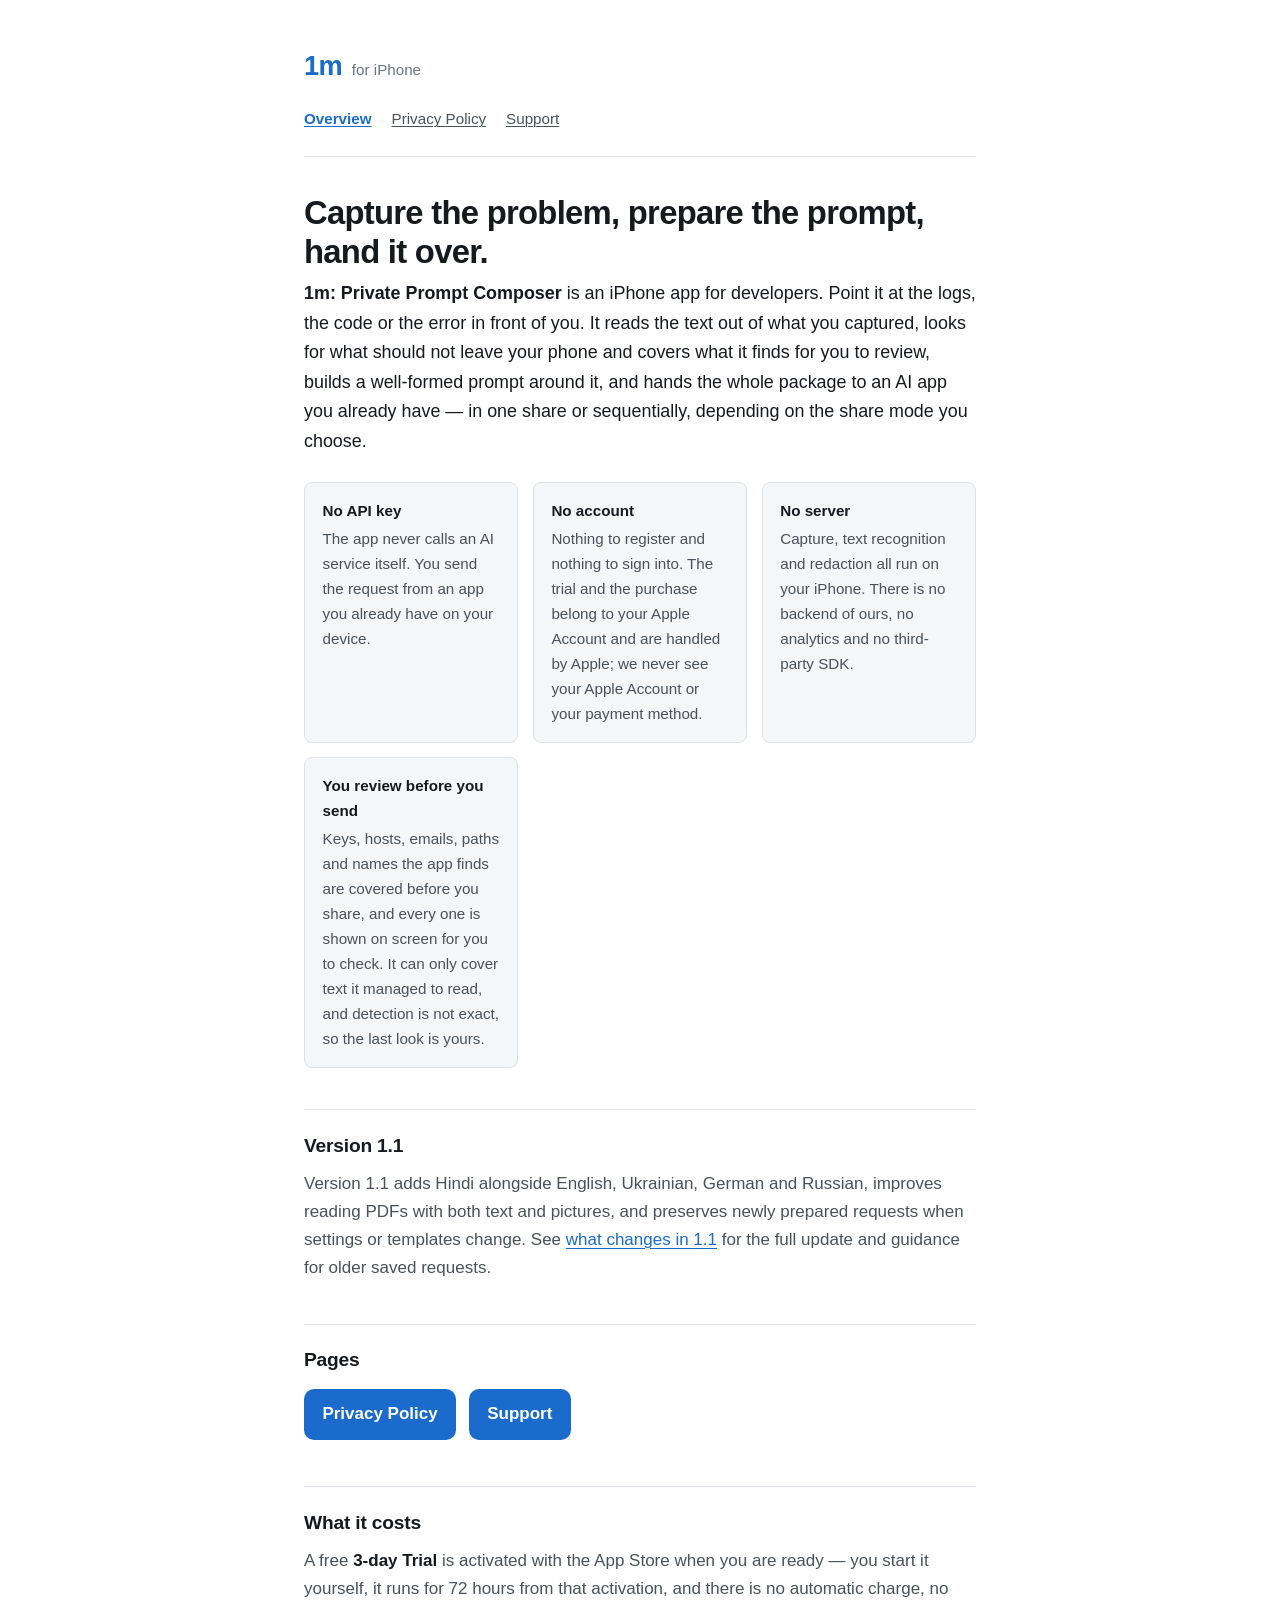
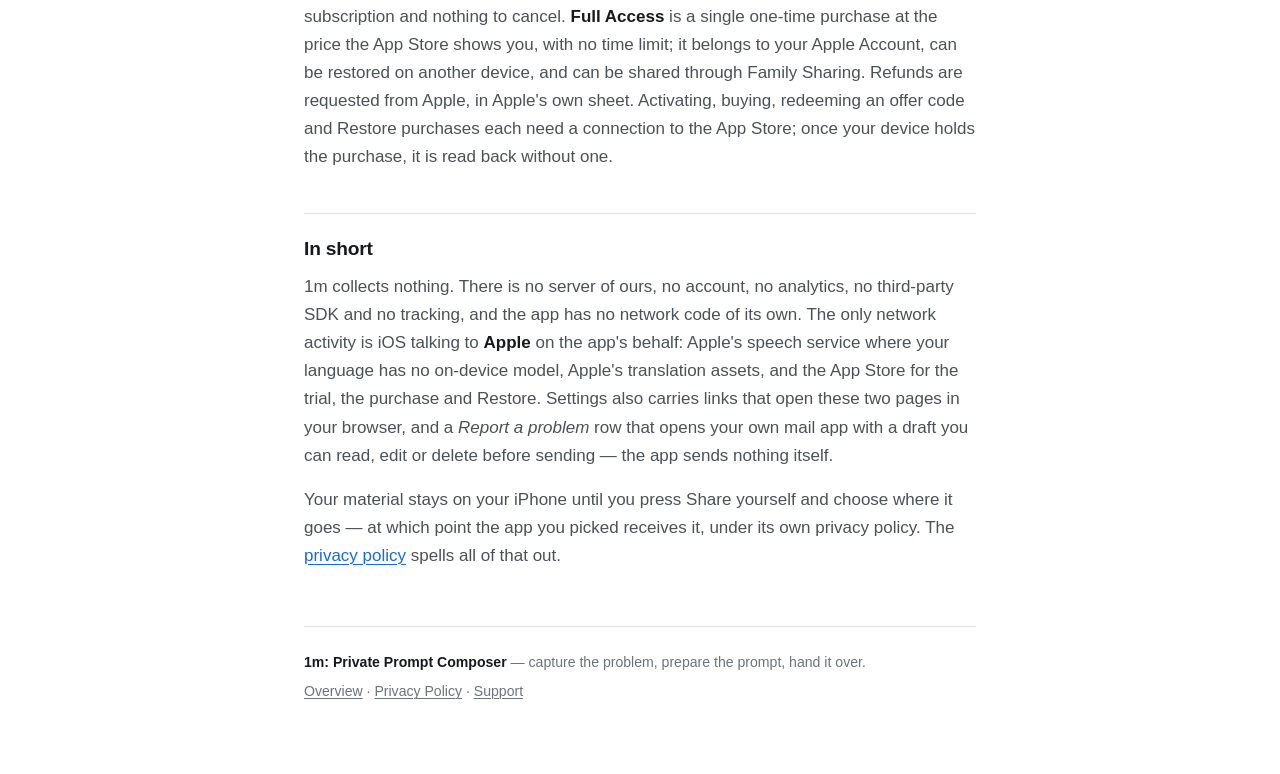
<file: index.html>
<!doctype html>
<html lang="en">
<head>
<meta charset="utf-8">
<meta name="viewport" content="width=device-width, initial-scale=1">
<title>1m: Private Prompt Composer — capture the problem, prepare the prompt</title>
<meta name="description" content="1m: Private Prompt Composer is an iOS app that turns logs and code on your screen into a ready-made prompt for an AI app you already have on your phone. Privacy policy and support.">
<meta name="color-scheme" content="light dark">
<link rel="stylesheet" href="assets/style.css">
</head>
<body>
<div class="wrap">

<header class="site">
  <a class="mark" href="./"><b>1m</b> <span>for iPhone</span></a>
  <nav class="site">
    <a href="./" aria-current="page">Overview</a>
    <a href="privacy/">Privacy Policy</a>
    <a href="support/">Support</a>
  </nav>
</header>

<main>

<h1>Capture the problem, prepare the prompt, hand it over.</h1>
<p class="lede"><strong>1m: Private Prompt Composer</strong> is an iPhone app for developers. Point it at the logs, the code or the error in front of you. It reads the text out of what you captured, looks for what should not leave your phone and covers what it finds for you to review, builds a well-formed prompt around it, and hands the whole package to an AI app you already have — in one share or sequentially, depending on the share mode you choose.</p>

<ul class="grid">
  <li><b>No API key</b>The app never calls an AI service itself. You send the request from an app you already have on your device.</li>
  <li><b>No account</b>Nothing to register and nothing to sign into. The trial and the purchase belong to your Apple Account and are handled by Apple; we never see your Apple Account or your payment method.</li>
  <li><b>No server</b>Capture, text recognition and redaction all run on your iPhone. There is no backend of ours, no analytics and no third-party SDK.</li>
  <li><b>You review before you send</b>Keys, hosts, emails, paths and names the app finds are covered before you share, and every one is shown on screen for you to check. It can only cover text it managed to read, and detection is not exact, so the last look is yours.</li>
</ul>

<h2>Version 1.1</h2>
<p>Version 1.1 adds Hindi alongside English, Ukrainian, German and Russian, improves reading PDFs with both text and pictures, and preserves newly prepared requests when settings or templates change. See <a href="support/#version-1-1">what changes in 1.1</a> for the full update and guidance for older saved requests.</p>

<h2>Pages</h2>
<p>
  <a class="cta" href="privacy/">Privacy Policy</a>
  <a class="cta" href="support/">Support</a>
</p>

<h2>What it costs</h2>
<p>A free <strong>3-day Trial</strong> is activated with the App Store when you are ready — you start it yourself, it runs for 72 hours from that activation, and there is no automatic charge, no subscription and nothing to cancel. <strong>Full Access</strong> is a single one-time purchase at the price the App Store shows you, with no time limit; it belongs to your Apple Account, can be restored on another device, and can be shared through Family Sharing. Refunds are requested from Apple, in Apple's own sheet. Activating, buying, redeeming an offer code and Restore purchases each need a connection to the App Store; once your device holds the purchase, it is read back without one.</p>

<h2>In short</h2>
<p>1m collects nothing. There is no server of ours, no account, no analytics, no third-party SDK and no tracking, and the app has no network code of its own. The only network activity is iOS talking to <strong>Apple</strong> on the app's behalf: Apple's speech service where your language has no on-device model, Apple's translation assets, and the App Store for the trial, the purchase and Restore. Settings also carries links that open these two pages in your browser, and a <em>Report a problem</em> row that opens your own mail app with a draft you can read, edit or delete before sending — the app sends nothing itself.</p>
<p>Your material stays on your iPhone until you press Share yourself and choose where it goes — at which point the app you picked receives it, under its own privacy policy. The <a href="privacy/">privacy policy</a> spells all of that out.</p>

</main>

<footer class="site">
  <p><strong>1m: Private Prompt Composer</strong> — capture the problem, prepare the prompt, hand it over.</p>
  <p><a href="./">Overview</a> · <a href="privacy/">Privacy Policy</a> · <a href="support/">Support</a></p>
</footer>

</div>
</body>
</html>
</file>
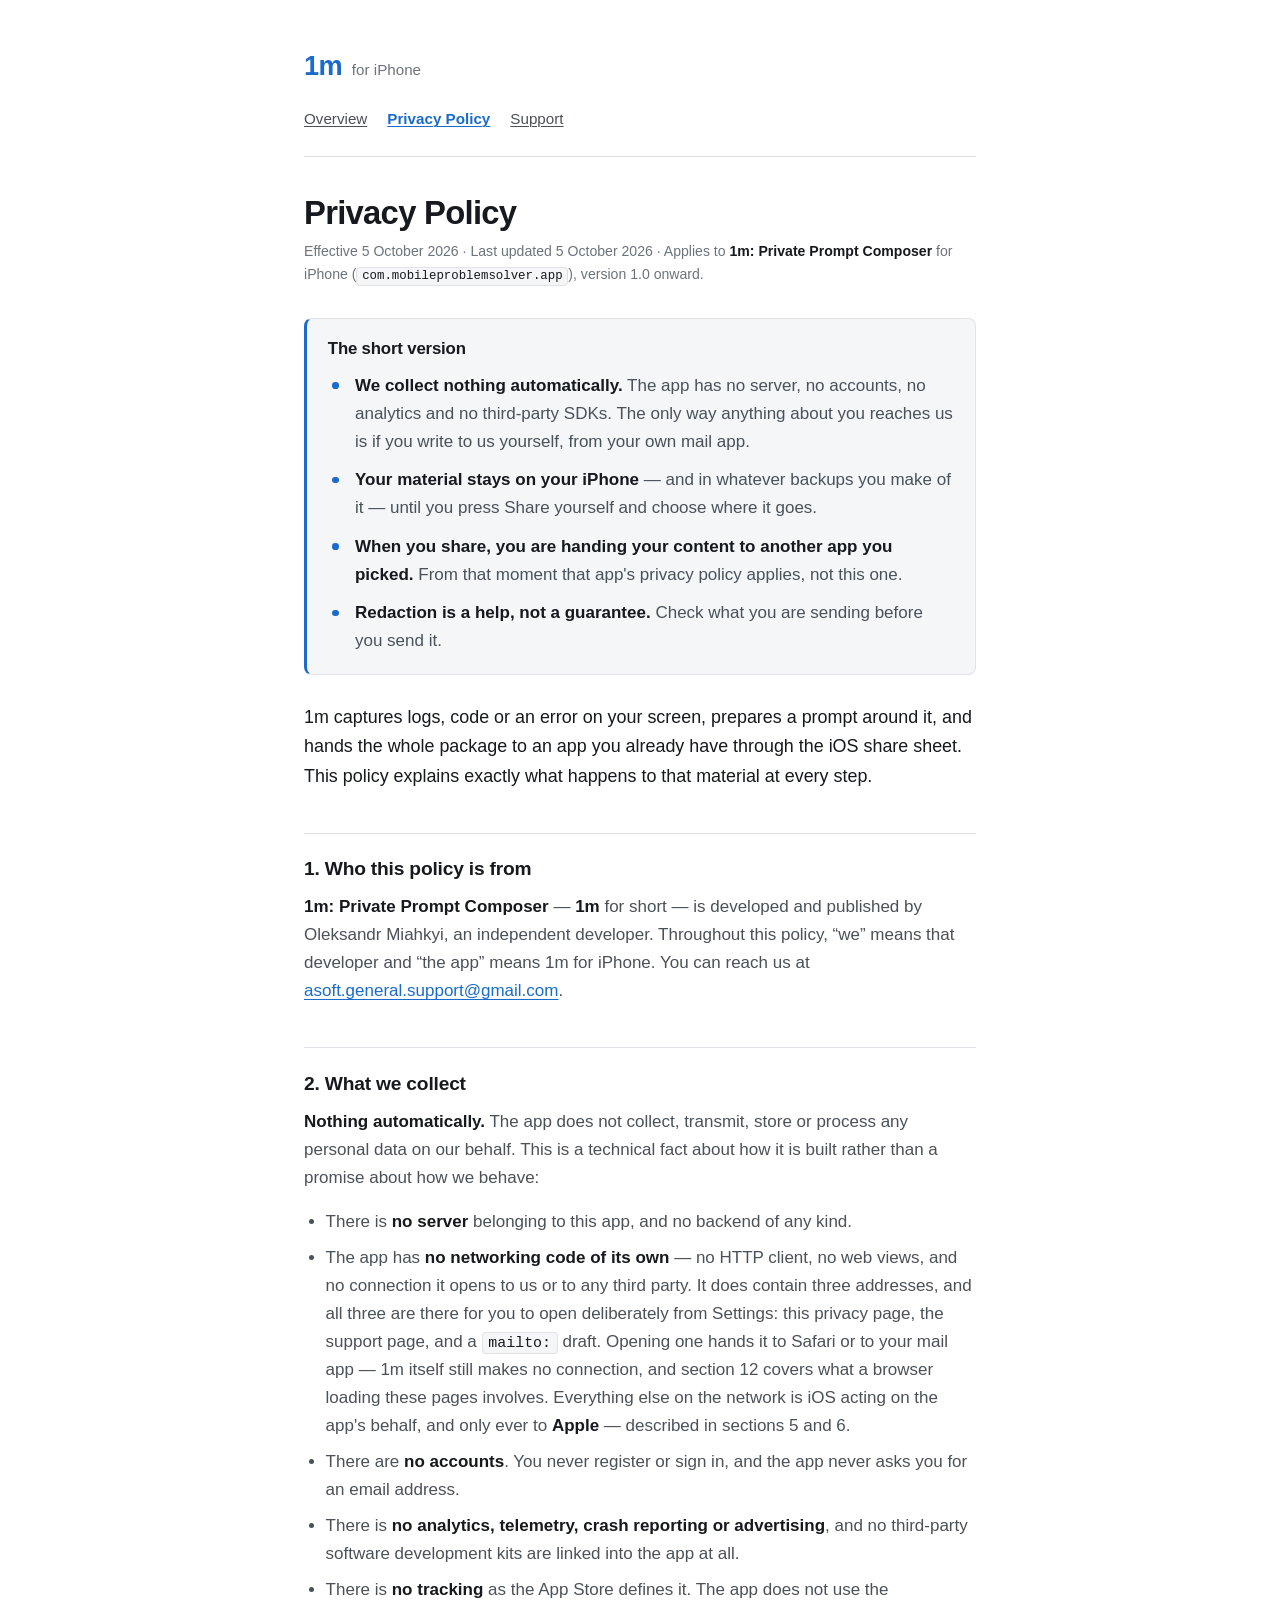
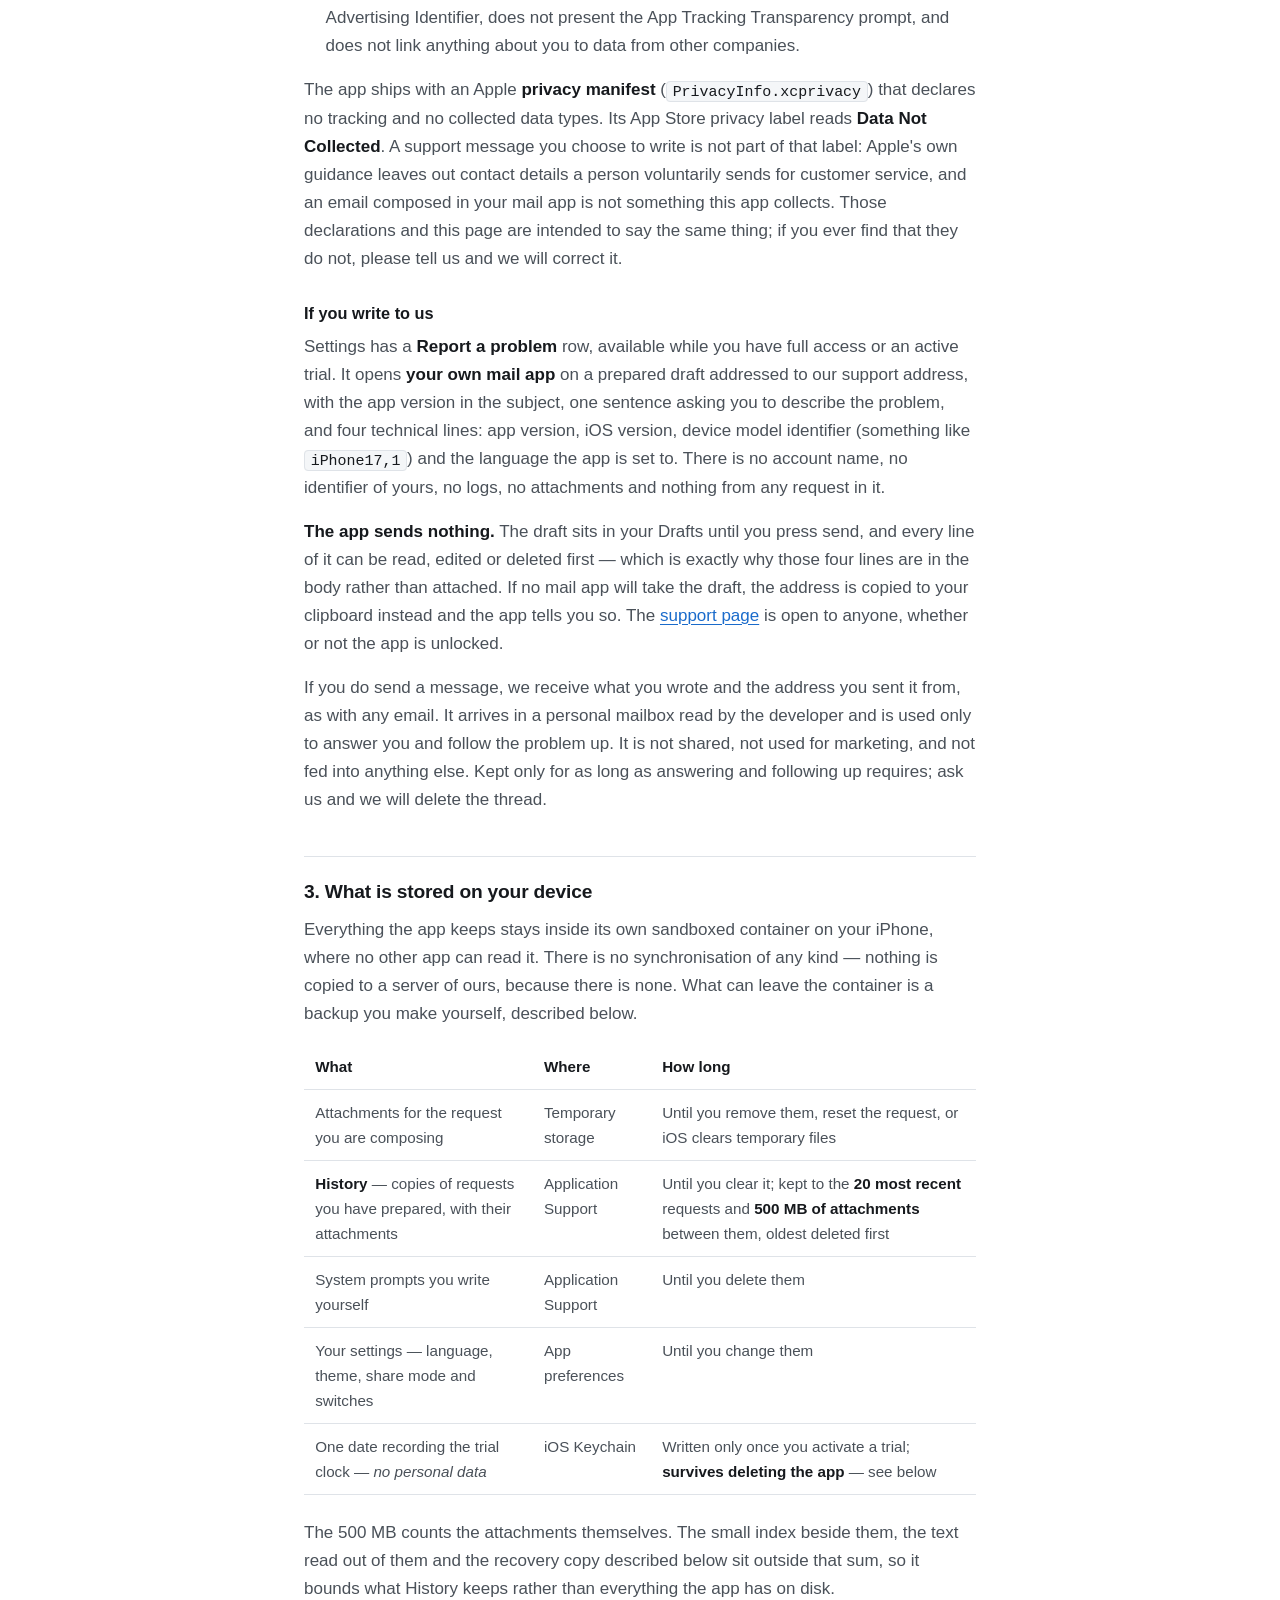
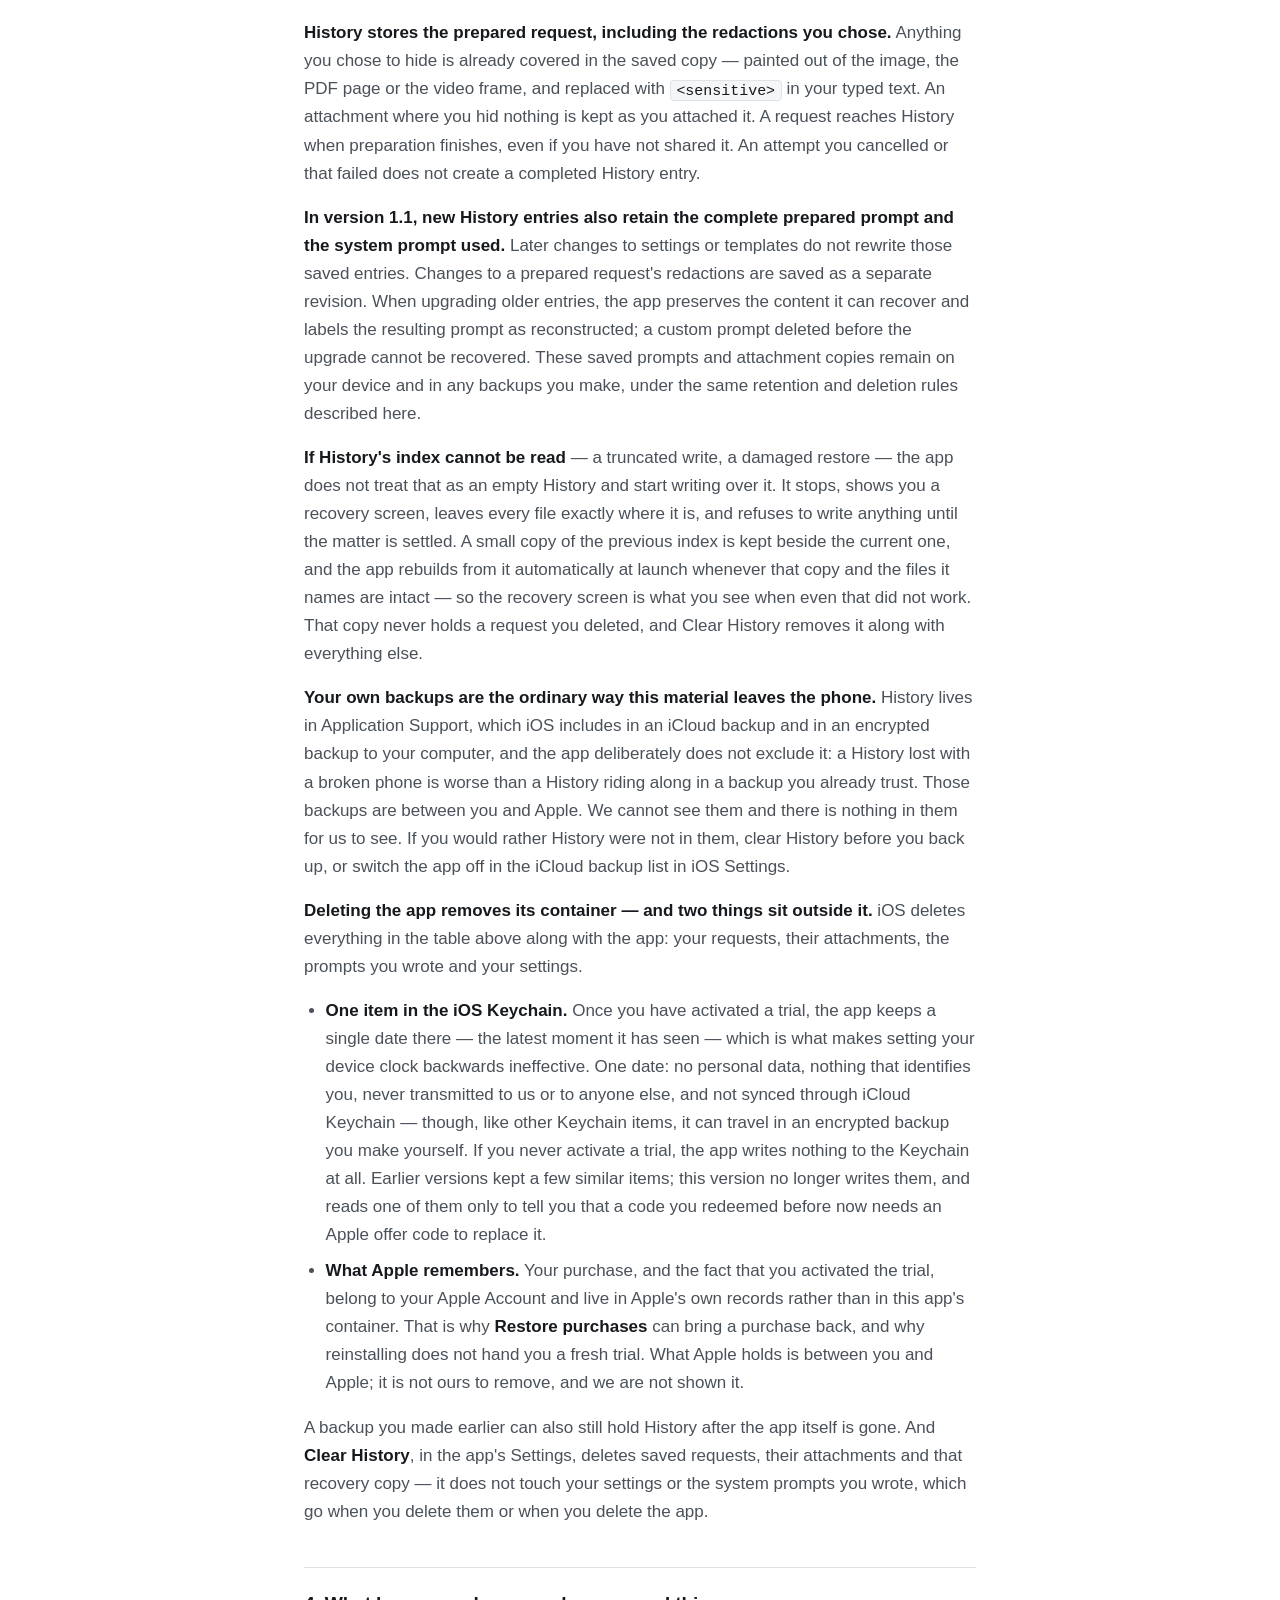
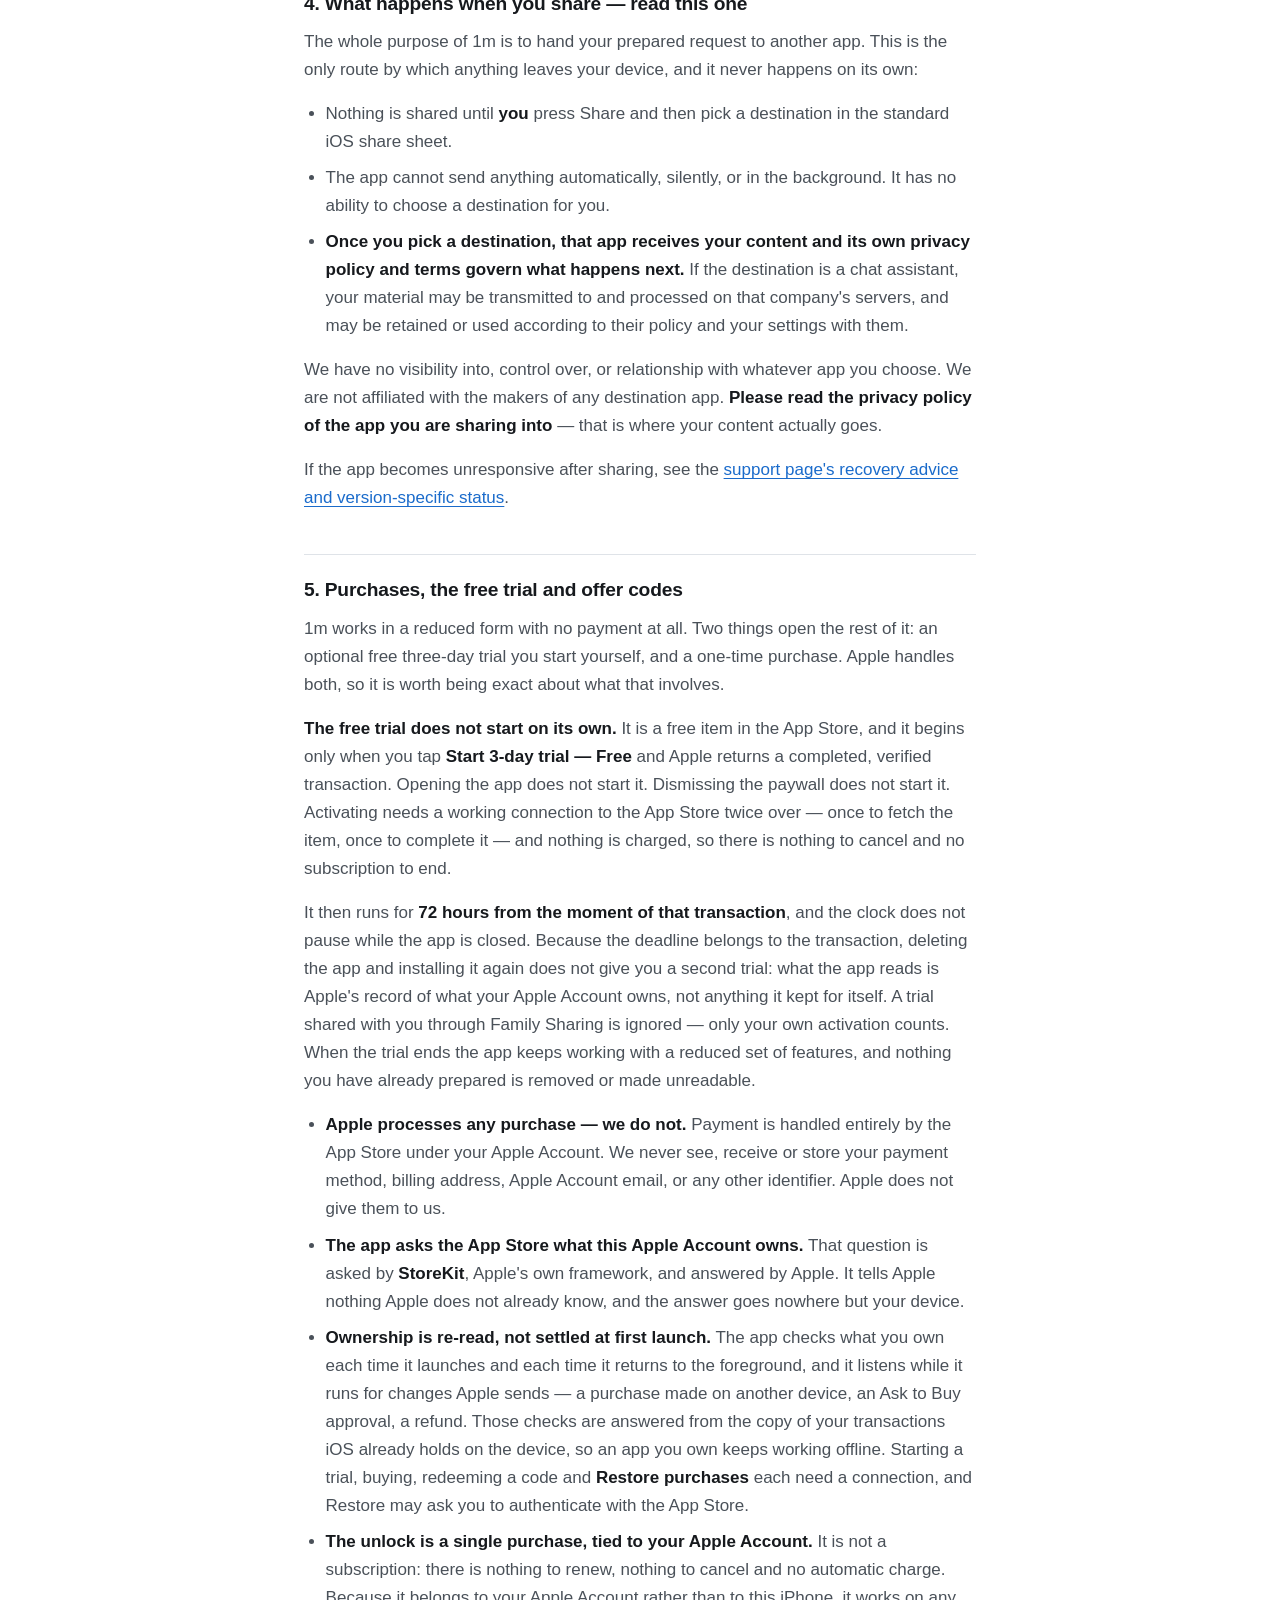
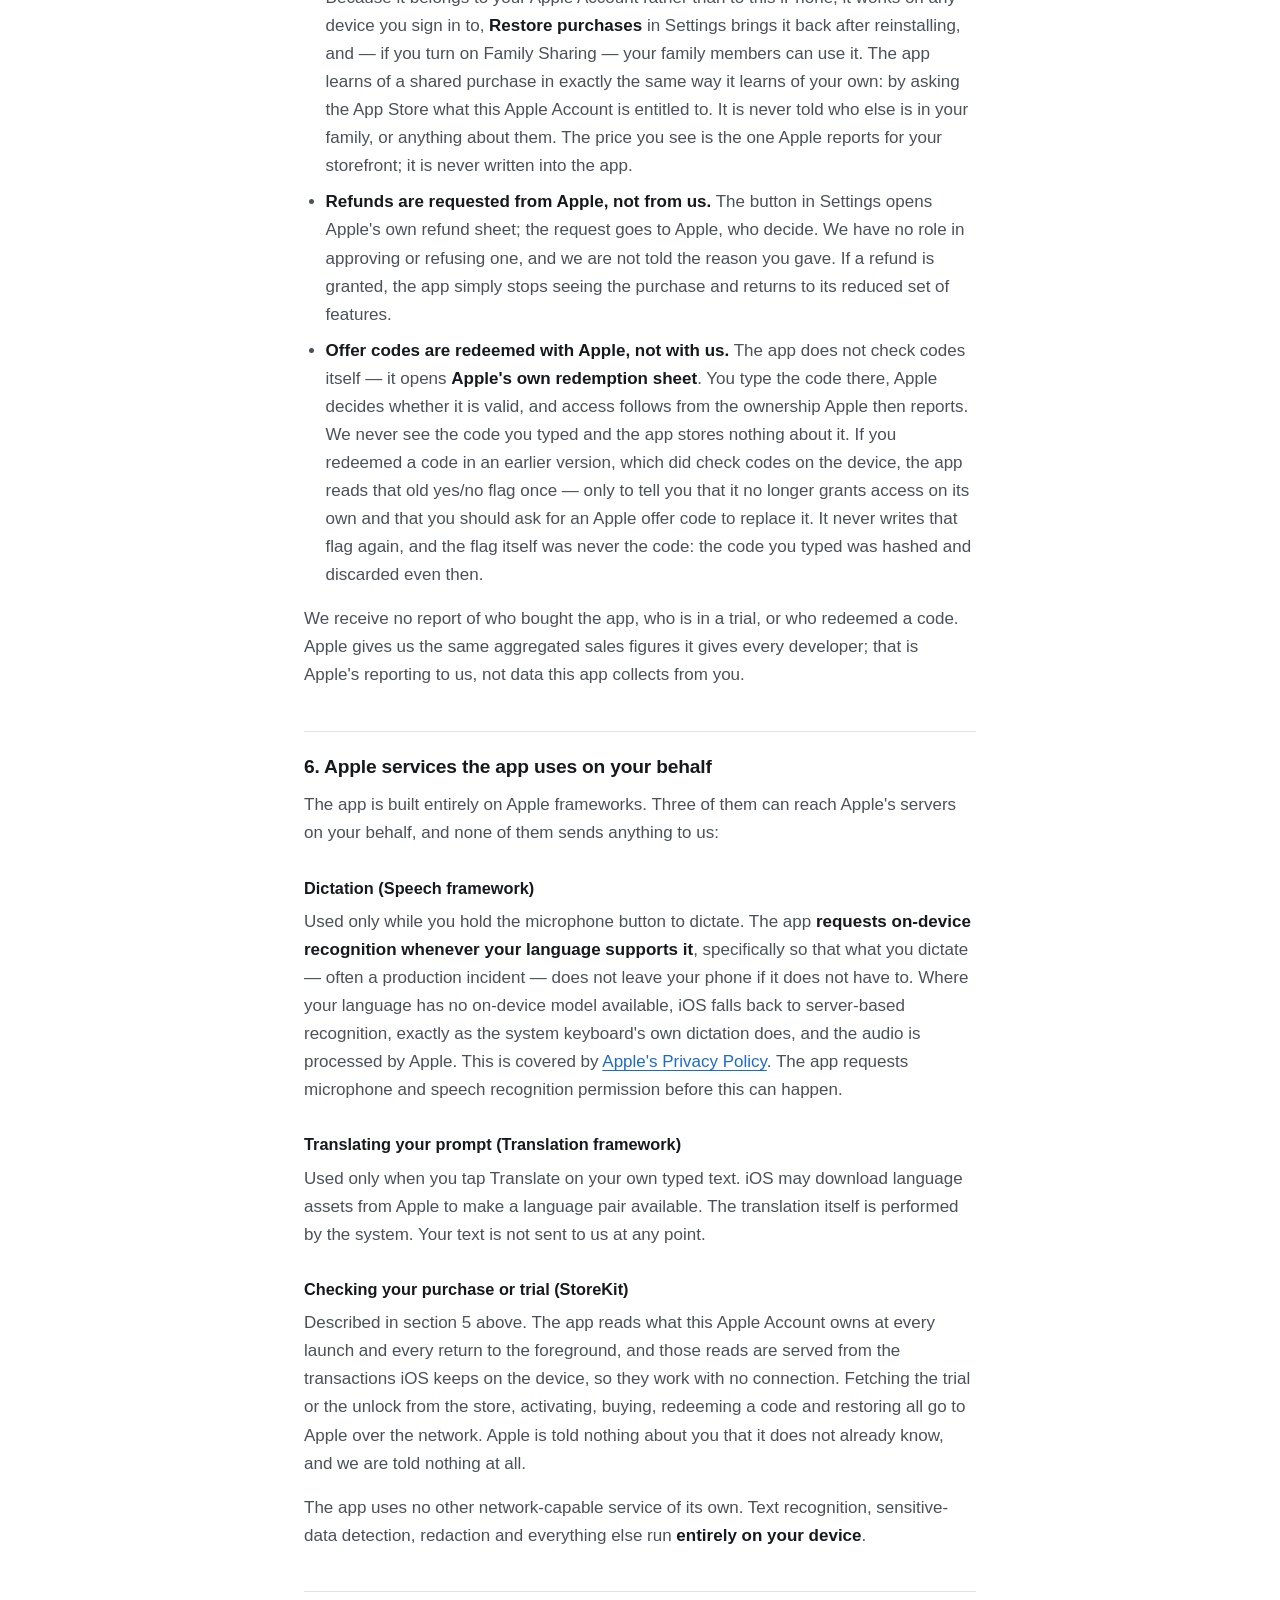
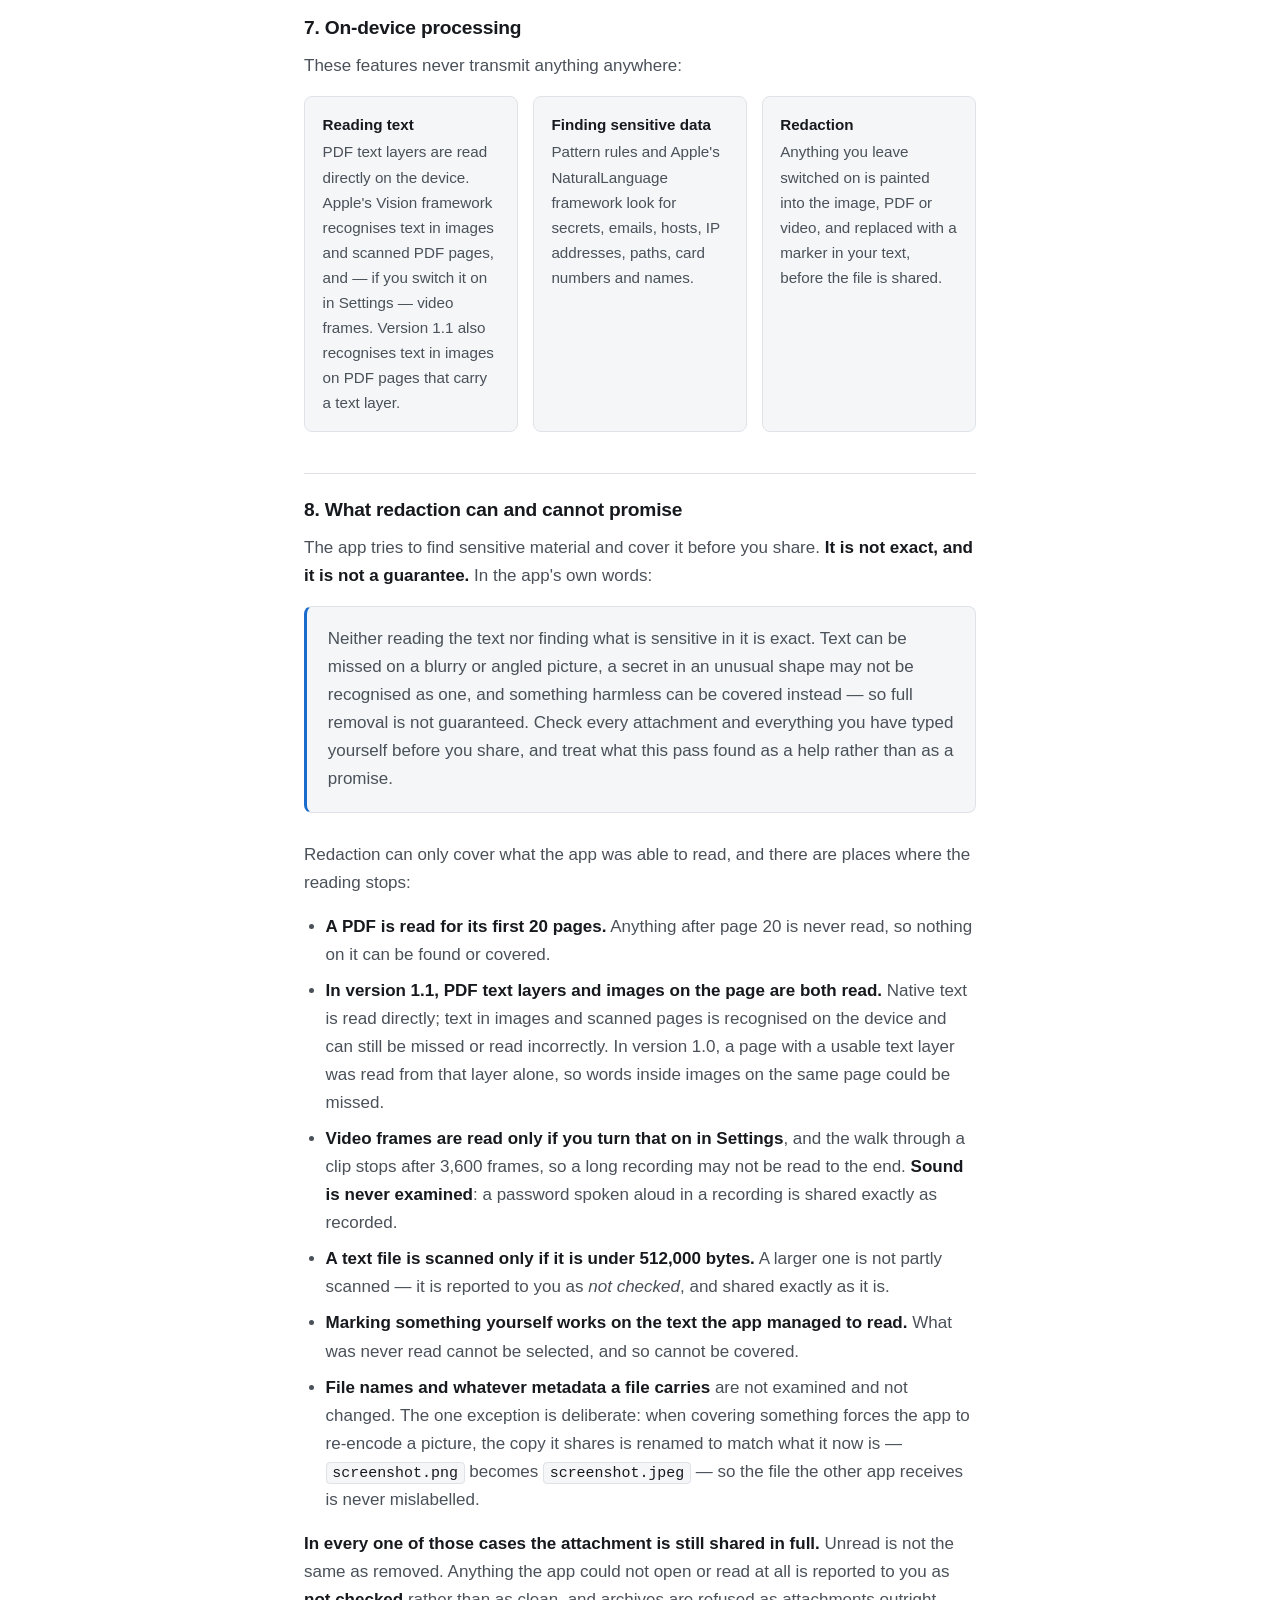
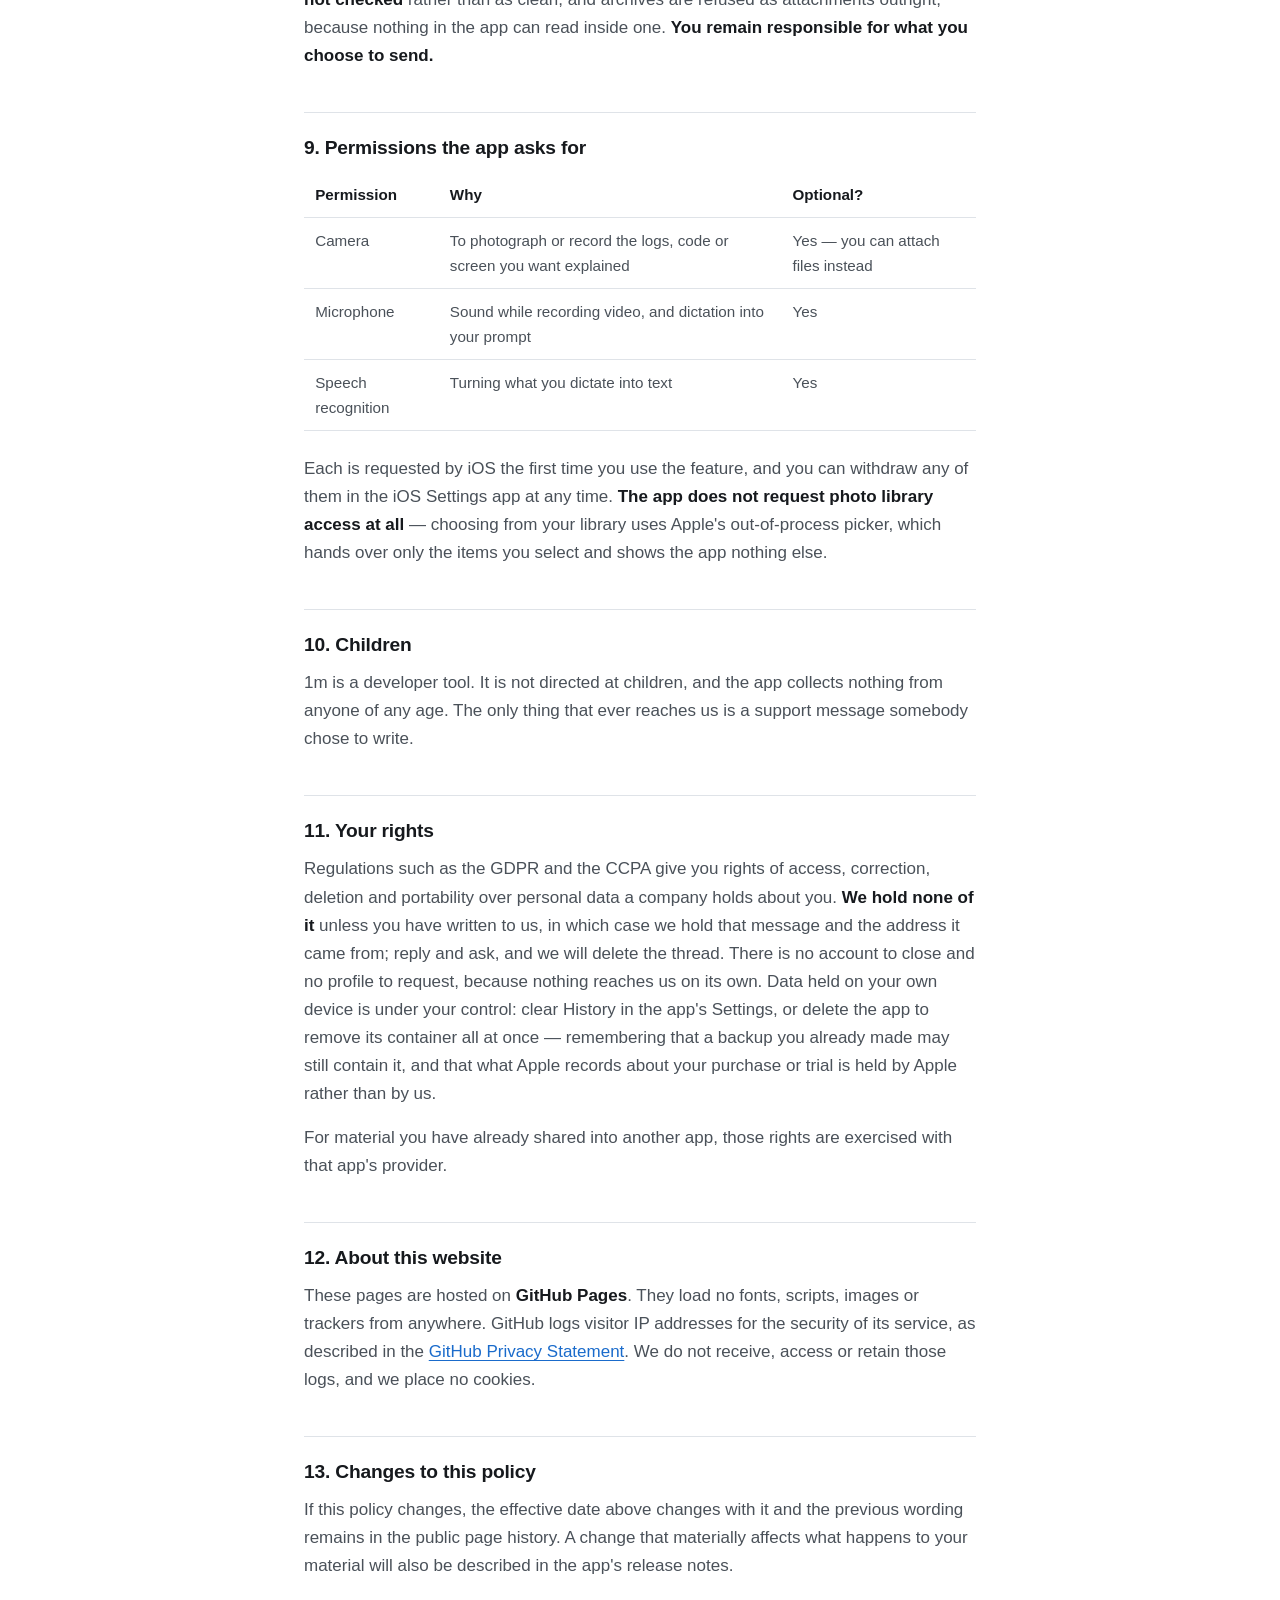
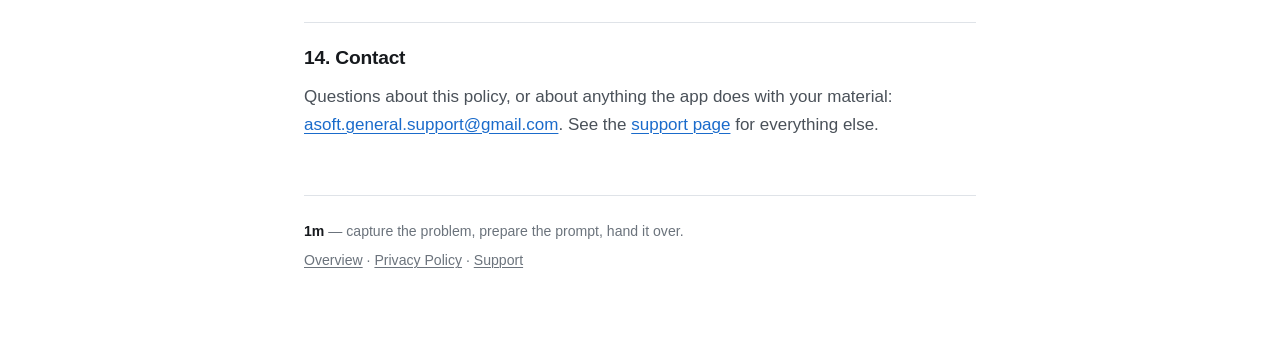
<file: privacy/index.html>
<!doctype html>
<html lang="en">
<head>
<meta charset="utf-8">
<meta name="viewport" content="width=device-width, initial-scale=1">
<title>Privacy Policy — 1m: Private Prompt Composer</title>
<meta name="description" content="Privacy policy for 1m, an iOS app that packages logs and code into a prompt for an LLM app on your phone. No accounts, no servers, nothing collected automatically.">
<meta name="color-scheme" content="light dark">
<link rel="stylesheet" href="../assets/style.css">
</head>
<body>
<div class="wrap">

<header class="site">
  <a class="mark" href="../"><b>1m</b> <span>for iPhone</span></a>
  <nav class="site">
    <a href="../">Overview</a>
    <a href="./" aria-current="page">Privacy Policy</a>
    <a href="../support/">Support</a>
  </nav>
</header>

<main>

<h1>Privacy Policy</h1>
<p class="stamp">Effective 5 October 2026 · Last updated 5 October 2026 · Applies to <strong>1m: Private Prompt Composer</strong> for iPhone (<code>com.mobileproblemsolver.app</code>), version 1.0 onward.</p>

<div class="callout">
  <h2>The short version</h2>
  <ul class="summary">
    <li><strong>We collect nothing automatically.</strong> The app has no server, no accounts, no analytics and no third-party SDKs. The only way anything about you reaches us is if you write to us yourself, from your own mail app.</li>
    <li><strong>Your material stays on your iPhone</strong> — and in whatever backups you make of it — until you press Share yourself and choose where it goes.</li>
    <li><strong>When you share, you are handing your content to another app you picked.</strong> From that moment that app's privacy policy applies, not this one.</li>
    <li><strong>Redaction is a help, not a guarantee.</strong> Check what you are sending before you send it.</li>
  </ul>
</div>

<p class="lede">1m captures logs, code or an error on your screen, prepares a prompt around it, and hands the whole package to an app you already have through the iOS share sheet. This policy explains exactly what happens to that material at every step.</p>

<h2>1. Who this policy is from</h2>
<p><strong>1m: Private Prompt Composer</strong> — <strong>1m</strong> for short — is developed and published by Oleksandr Miahkyi, an independent developer. Throughout this policy, “we” means that developer and “the app” means 1m for iPhone. You can reach us at <a href="mailto:asoft.general.support@gmail.com">asoft.general.support@gmail.com</a>.</p>

<h2>2. What we collect</h2>
<p><strong>Nothing automatically.</strong> The app does not collect, transmit, store or process any personal data on our behalf. This is a technical fact about how it is built rather than a promise about how we behave:</p>
<ul>
  <li>There is <strong>no server</strong> belonging to this app, and no backend of any kind.</li>
  <li>The app has <strong>no networking code of its own</strong> — no HTTP client, no web views, and no connection it opens to us or to any third party. It does contain three addresses, and all three are there for you to open deliberately from Settings: this privacy page, the support page, and a <code>mailto:</code> draft. Opening one hands it to Safari or to your mail app — 1m itself still makes no connection, and section 12 covers what a browser loading these pages involves. Everything else on the network is iOS acting on the app's behalf, and only ever to <strong>Apple</strong> — described in sections 5 and 6.</li>
  <li>There are <strong>no accounts</strong>. You never register or sign in, and the app never asks you for an email address.</li>
  <li>There is <strong>no analytics, telemetry, crash reporting or advertising</strong>, and no third-party software development kits are linked into the app at all.</li>
  <li>There is <strong>no tracking</strong> as the App Store defines it. The app does not use the Advertising Identifier, does not present the App Tracking Transparency prompt, and does not link anything about you to data from other companies.</li>
</ul>
<p>The app ships with an Apple <strong>privacy manifest</strong> (<code>PrivacyInfo.xcprivacy</code>) that declares no tracking and no collected data types. Its App Store privacy label reads <strong>Data Not Collected</strong>. A support message you choose to write is not part of that label: Apple's own guidance leaves out contact details a person voluntarily sends for customer service, and an email composed in your mail app is not something this app collects. Those declarations and this page are intended to say the same thing; if you ever find that they do not, please tell us and we will correct it.</p>

<h3>If you write to us</h3>
<p>Settings has a <strong>Report a problem</strong> row, available while you have full access or an active trial. It opens <strong>your own mail app</strong> on a prepared draft addressed to our support address, with the app version in the subject, one sentence asking you to describe the problem, and four technical lines: app version, iOS version, device model identifier (something like <code>iPhone17,1</code>) and the language the app is set to. There is no account name, no identifier of yours, no logs, no attachments and nothing from any request in it.</p>
<p><strong>The app sends nothing.</strong> The draft sits in your Drafts until you press send, and every line of it can be read, edited or deleted first — which is exactly why those four lines are in the body rather than attached. If no mail app will take the draft, the address is copied to your clipboard instead and the app tells you so. The <a href="../support/">support page</a> is open to anyone, whether or not the app is unlocked.</p>
<p>If you do send a message, we receive what you wrote and the address you sent it from, as with any email. It arrives in a personal mailbox read by the developer and is used only to answer you and follow the problem up. It is not shared, not used for marketing, and not fed into anything else. Kept only for as long as answering and following up requires; ask us and we will delete the thread.</p>

<h2>3. What is stored on your device</h2>
<p>Everything the app keeps stays inside its own sandboxed container on your iPhone, where no other app can read it. There is no synchronisation of any kind — nothing is copied to a server of ours, because there is none. What can leave the container is a backup you make yourself, described below.</p>
<div class="tablewrap">
<table>
  <thead><tr><th>What</th><th>Where</th><th>How long</th></tr></thead>
  <tbody>
    <tr><td>Attachments for the request you are composing</td><td>Temporary storage</td><td>Until you remove them, reset the request, or iOS clears temporary files</td></tr>
    <tr><td><strong>History</strong> — copies of requests you have prepared, with their attachments</td><td>Application Support</td><td>Until you clear it; kept to the <strong>20 most recent</strong> requests and <strong>500 MB of attachments</strong> between them, oldest deleted first</td></tr>
    <tr><td>System prompts you write yourself</td><td>Application Support</td><td>Until you delete them</td></tr>
    <tr><td>Your settings — language, theme, share mode and switches</td><td>App preferences</td><td>Until you change them</td></tr>
    <tr><td>One date recording the trial clock — <em>no personal data</em></td><td>iOS Keychain</td><td>Written only once you activate a trial; <strong>survives deleting the app</strong> — see below</td></tr>
  </tbody>
</table>
</div>
<p>The 500 MB counts the attachments themselves. The small index beside them, the text read out of them and the recovery copy described below sit outside that sum, so it bounds what History keeps rather than everything the app has on disk.</p>
<p><strong>History stores the prepared request, including the redactions you chose.</strong> Anything you chose to hide is already covered in the saved copy — painted out of the image, the PDF page or the video frame, and replaced with <code>&lt;sensitive&gt;</code> in your typed text. An attachment where you hid nothing is kept as you attached it. A request reaches History when preparation finishes, even if you have not shared it. An attempt you cancelled or that failed does not create a completed History entry.</p>
<p><strong>In version 1.1, new History entries also retain the complete prepared prompt and the system prompt used.</strong> Later changes to settings or templates do not rewrite those saved entries. Changes to a prepared request's redactions are saved as a separate revision. When upgrading older entries, the app preserves the content it can recover and labels the resulting prompt as reconstructed; a custom prompt deleted before the upgrade cannot be recovered. These saved prompts and attachment copies remain on your device and in any backups you make, under the same retention and deletion rules described here.</p>
<p><strong>If History's index cannot be read</strong> — a truncated write, a damaged restore — the app does not treat that as an empty History and start writing over it. It stops, shows you a recovery screen, leaves every file exactly where it is, and refuses to write anything until the matter is settled. A small copy of the previous index is kept beside the current one, and the app rebuilds from it automatically at launch whenever that copy and the files it names are intact — so the recovery screen is what you see when even that did not work. That copy never holds a request you deleted, and Clear History removes it along with everything else.</p>
<p><strong>Your own backups are the ordinary way this material leaves the phone.</strong> History lives in Application Support, which iOS includes in an iCloud backup and in an encrypted backup to your computer, and the app deliberately does not exclude it: a History lost with a broken phone is worse than a History riding along in a backup you already trust. Those backups are between you and Apple. We cannot see them and there is nothing in them for us to see. If you would rather History were not in them, clear History before you back up, or switch the app off in the iCloud backup list in iOS Settings.</p>
<p><strong>Deleting the app removes its container — and two things sit outside it.</strong> iOS deletes everything in the table above along with the app: your requests, their attachments, the prompts you wrote and your settings.</p>
<ul>
  <li><strong>One item in the iOS Keychain.</strong> Once you have activated a trial, the app keeps a single date there — the latest moment it has seen — which is what makes setting your device clock backwards ineffective. One date: no personal data, nothing that identifies you, never transmitted to us or to anyone else, and not synced through iCloud Keychain — though, like other Keychain items, it can travel in an encrypted backup you make yourself. If you never activate a trial, the app writes nothing to the Keychain at all. Earlier versions kept a few similar items; this version no longer writes them, and reads one of them only to tell you that a code you redeemed before now needs an Apple offer code to replace it.</li>
  <li><strong>What Apple remembers.</strong> Your purchase, and the fact that you activated the trial, belong to your Apple Account and live in Apple's own records rather than in this app's container. That is why <strong>Restore purchases</strong> can bring a purchase back, and why reinstalling does not hand you a fresh trial. What Apple holds is between you and Apple; it is not ours to remove, and we are not shown it.</li>
</ul>
<p>A backup you made earlier can also still hold History after the app itself is gone. And <strong>Clear History</strong>, in the app's Settings, deletes saved requests, their attachments and that recovery copy — it does not touch your settings or the system prompts you wrote, which go when you delete them or when you delete the app.</p>

<h2>4. What happens when you share — read this one</h2>
<p>The whole purpose of 1m is to hand your prepared request to another app. This is the only route by which anything leaves your device, and it never happens on its own:</p>
<ul>
  <li>Nothing is shared until <strong>you</strong> press Share and then pick a destination in the standard iOS share sheet.</li>
  <li>The app cannot send anything automatically, silently, or in the background. It has no ability to choose a destination for you.</li>
  <li><strong>Once you pick a destination, that app receives your content and its own privacy policy and terms govern what happens next.</strong> If the destination is a chat assistant, your material may be transmitted to and processed on that company's servers, and may be retained or used according to their policy and your settings with them.</li>
</ul>
<p>We have no visibility into, control over, or relationship with whatever app you choose. We are not affiliated with the makers of any destination app. <strong>Please read the privacy policy of the app you are sharing into</strong> — that is where your content actually goes.</p>
<p>If the app becomes unresponsive after sharing, see the <a href="../support/#after-sharing">support page's recovery advice and version-specific status</a>.</p>

<h2>5. Purchases, the free trial and offer codes</h2>
<p>1m works in a reduced form with no payment at all. Two things open the rest of it: an optional free three-day trial you start yourself, and a one-time purchase. Apple handles both, so it is worth being exact about what that involves.</p>
<p><strong>The free trial does not start on its own.</strong> It is a free item in the App Store, and it begins only when you tap <strong>Start 3-day trial — Free</strong> and Apple returns a completed, verified transaction. Opening the app does not start it. Dismissing the paywall does not start it. Activating needs a working connection to the App Store twice over — once to fetch the item, once to complete it — and nothing is charged, so there is nothing to cancel and no subscription to end.</p>
<p>It then runs for <strong>72 hours from the moment of that transaction</strong>, and the clock does not pause while the app is closed. Because the deadline belongs to the transaction, deleting the app and installing it again does not give you a second trial: what the app reads is Apple's record of what your Apple Account owns, not anything it kept for itself. A trial shared with you through Family Sharing is ignored — only your own activation counts. When the trial ends the app keeps working with a reduced set of features, and nothing you have already prepared is removed or made unreadable.</p>
<ul>
  <li><strong>Apple processes any purchase — we do not.</strong> Payment is handled entirely by the App Store under your Apple Account. We never see, receive or store your payment method, billing address, Apple Account email, or any other identifier. Apple does not give them to us.</li>
  <li><strong>The app asks the App Store what this Apple Account owns.</strong> That question is asked by <strong>StoreKit</strong>, Apple's own framework, and answered by Apple. It tells Apple nothing Apple does not already know, and the answer goes nowhere but your device.</li>
  <li><strong>Ownership is re-read, not settled at first launch.</strong> The app checks what you own each time it launches and each time it returns to the foreground, and it listens while it runs for changes Apple sends — a purchase made on another device, an Ask to Buy approval, a refund. Those checks are answered from the copy of your transactions iOS already holds on the device, so an app you own keeps working offline. Starting a trial, buying, redeeming a code and <strong>Restore purchases</strong> each need a connection, and Restore may ask you to authenticate with the App Store.</li>
  <li><strong>The unlock is a single purchase, tied to your Apple Account.</strong> It is not a subscription: there is nothing to renew, nothing to cancel and no automatic charge. Because it belongs to your Apple Account rather than to this iPhone, it works on any device you sign in to, <strong>Restore purchases</strong> in Settings brings it back after reinstalling, and — if you turn on Family Sharing — your family members can use it. The app learns of a shared purchase in exactly the same way it learns of your own: by asking the App Store what this Apple Account is entitled to. It is never told who else is in your family, or anything about them. The price you see is the one Apple reports for your storefront; it is never written into the app.</li>
  <li><strong>Refunds are requested from Apple, not from us.</strong> The button in Settings opens Apple's own refund sheet; the request goes to Apple, who decide. We have no role in approving or refusing one, and we are not told the reason you gave. If a refund is granted, the app simply stops seeing the purchase and returns to its reduced set of features.</li>
  <li><strong>Offer codes are redeemed with Apple, not with us.</strong> The app does not check codes itself — it opens <strong>Apple's own redemption sheet</strong>. You type the code there, Apple decides whether it is valid, and access follows from the ownership Apple then reports. We never see the code you typed and the app stores nothing about it. If you redeemed a code in an earlier version, which did check codes on the device, the app reads that old yes/no flag once — only to tell you that it no longer grants access on its own and that you should ask for an Apple offer code to replace it. It never writes that flag again, and the flag itself was never the code: the code you typed was hashed and discarded even then.</li>
</ul>
<p>We receive no report of who bought the app, who is in a trial, or who redeemed a code. Apple gives us the same aggregated sales figures it gives every developer; that is Apple's reporting to us, not data this app collects from you.</p>

<h2>6. Apple services the app uses on your behalf</h2>
<p>The app is built entirely on Apple frameworks. Three of them can reach Apple's servers on your behalf, and none of them sends anything to us:</p>
<h3>Dictation (Speech framework)</h3>
<p>Used only while you hold the microphone button to dictate. The app <strong>requests on-device recognition whenever your language supports it</strong>, specifically so that what you dictate — often a production incident — does not leave your phone if it does not have to. Where your language has no on-device model available, iOS falls back to server-based recognition, exactly as the system keyboard's own dictation does, and the audio is processed by Apple. This is covered by <a href="https://www.apple.com/legal/privacy/" rel="noopener">Apple's Privacy Policy</a>. The app requests microphone and speech recognition permission before this can happen.</p>
<h3>Translating your prompt (Translation framework)</h3>
<p>Used only when you tap Translate on your own typed text. iOS may download language assets from Apple to make a language pair available. The translation itself is performed by the system. Your text is not sent to us at any point.</p>
<h3>Checking your purchase or trial (StoreKit)</h3>
<p>Described in section 5 above. The app reads what this Apple Account owns at every launch and every return to the foreground, and those reads are served from the transactions iOS keeps on the device, so they work with no connection. Fetching the trial or the unlock from the store, activating, buying, redeeming a code and restoring all go to Apple over the network. Apple is told nothing about you that it does not already know, and we are told nothing at all.</p>
<p>The app uses no other network-capable service of its own. Text recognition, sensitive-data detection, redaction and everything else run <strong>entirely on your device</strong>.</p>

<h2>7. On-device processing</h2>
<p>These features never transmit anything anywhere:</p>
<ul class="grid">
  <li><b>Reading text</b>PDF text layers are read directly on the device. Apple's Vision framework recognises text in images and scanned PDF pages, and — if you switch it on in Settings — video frames. Version 1.1 also recognises text in images on PDF pages that carry a text layer.</li>
  <li><b>Finding sensitive data</b>Pattern rules and Apple's NaturalLanguage framework look for secrets, emails, hosts, IP addresses, paths, card numbers and names.</li>
  <li><b>Redaction</b>Anything you leave switched on is painted into the image, PDF or video, and replaced with a marker in your text, before the file is shared.</li>
</ul>

<h2>8. What redaction can and cannot promise</h2>
<p>The app tries to find sensitive material and cover it before you share. <strong>It is not exact, and it is not a guarantee.</strong> In the app's own words:</p>
<div class="callout">
<p>Neither reading the text nor finding what is sensitive in it is exact. Text can be missed on a blurry or angled picture, a secret in an unusual shape may not be recognised as one, and something harmless can be covered instead — so full removal is not guaranteed. Check every attachment and everything you have typed yourself before you share, and treat what this pass found as a help rather than as a promise.</p>
</div>
<p>Redaction can only cover what the app was able to read, and there are places where the reading stops:</p>
<ul>
  <li><strong>A PDF is read for its first 20 pages.</strong> Anything after page 20 is never read, so nothing on it can be found or covered.</li>
  <li><strong>In version 1.1, PDF text layers and images on the page are both read.</strong> Native text is read directly; text in images and scanned pages is recognised on the device and can still be missed or read incorrectly. In version 1.0, a page with a usable text layer was read from that layer alone, so words inside images on the same page could be missed.</li>
  <li><strong>Video frames are read only if you turn that on in Settings</strong>, and the walk through a clip stops after 3,600 frames, so a long recording may not be read to the end. <strong>Sound is never examined</strong>: a password spoken aloud in a recording is shared exactly as recorded.</li>
  <li><strong>A text file is scanned only if it is under 512,000 bytes.</strong> A larger one is not partly scanned — it is reported to you as <em>not checked</em>, and shared exactly as it is.</li>
  <li><strong>Marking something yourself works on the text the app managed to read.</strong> What was never read cannot be selected, and so cannot be covered.</li>
  <li><strong>File names and whatever metadata a file carries</strong> are not examined and not changed. The one exception is deliberate: when covering something forces the app to re-encode a picture, the copy it shares is renamed to match what it now is — <code>screenshot.png</code> becomes <code>screenshot.jpeg</code> — so the file the other app receives is never mislabelled.</li>
</ul>
<p><strong>In every one of those cases the attachment is still shared in full.</strong> Unread is not the same as removed. Anything the app could not open or read at all is reported to you as <strong>not checked</strong> rather than as clean, and archives are refused as attachments outright, because nothing in the app can read inside one. <strong>You remain responsible for what you choose to send.</strong></p>

<h2>9. Permissions the app asks for</h2>
<div class="tablewrap">
<table>
  <thead><tr><th>Permission</th><th>Why</th><th>Optional?</th></tr></thead>
  <tbody>
    <tr><td>Camera</td><td>To photograph or record the logs, code or screen you want explained</td><td>Yes — you can attach files instead</td></tr>
    <tr><td>Microphone</td><td>Sound while recording video, and dictation into your prompt</td><td>Yes</td></tr>
    <tr><td>Speech recognition</td><td>Turning what you dictate into text</td><td>Yes</td></tr>
  </tbody>
</table>
</div>
<p>Each is requested by iOS the first time you use the feature, and you can withdraw any of them in the iOS Settings app at any time. <strong>The app does not request photo library access at all</strong> — choosing from your library uses Apple's out-of-process picker, which hands over only the items you select and shows the app nothing else.</p>

<h2>10. Children</h2>
<p>1m is a developer tool. It is not directed at children, and the app collects nothing from anyone of any age. The only thing that ever reaches us is a support message somebody chose to write.</p>

<h2>11. Your rights</h2>
<p>Regulations such as the GDPR and the CCPA give you rights of access, correction, deletion and portability over personal data a company holds about you. <strong>We hold none of it</strong> unless you have written to us, in which case we hold that message and the address it came from; reply and ask, and we will delete the thread. There is no account to close and no profile to request, because nothing reaches us on its own. Data held on your own device is under your control: clear History in the app's Settings, or delete the app to remove its container all at once — remembering that a backup you already made may still contain it, and that what Apple records about your purchase or trial is held by Apple rather than by us.</p>
<p>For material you have already shared into another app, those rights are exercised with that app's provider.</p>

<h2>12. About this website</h2>
<p>These pages are hosted on <strong>GitHub Pages</strong>. They load no fonts, scripts, images or trackers from anywhere. GitHub logs visitor IP addresses for the security of its service, as described in the <a href="https://docs.github.com/en/site-policy/privacy-policies/github-general-privacy-statement" rel="noopener">GitHub Privacy Statement</a>. We do not receive, access or retain those logs, and we place no cookies.</p>

<h2>13. Changes to this policy</h2>
<p>If this policy changes, the effective date above changes with it and the previous wording remains in the public page history. A change that materially affects what happens to your material will also be described in the app's release notes.</p>

<h2>14. Contact</h2>
<p>Questions about this policy, or about anything the app does with your material: <a href="mailto:asoft.general.support@gmail.com">asoft.general.support@gmail.com</a>. See the <a href="../support/">support page</a> for everything else.</p>

</main>

<footer class="site">
  <p><strong>1m</strong> — capture the problem, prepare the prompt, hand it over.</p>
  <p><a href="../">Overview</a> · <a href="./">Privacy Policy</a> · <a href="../support/">Support</a></p>
</footer>

</div>
</body>
</html>
</file>
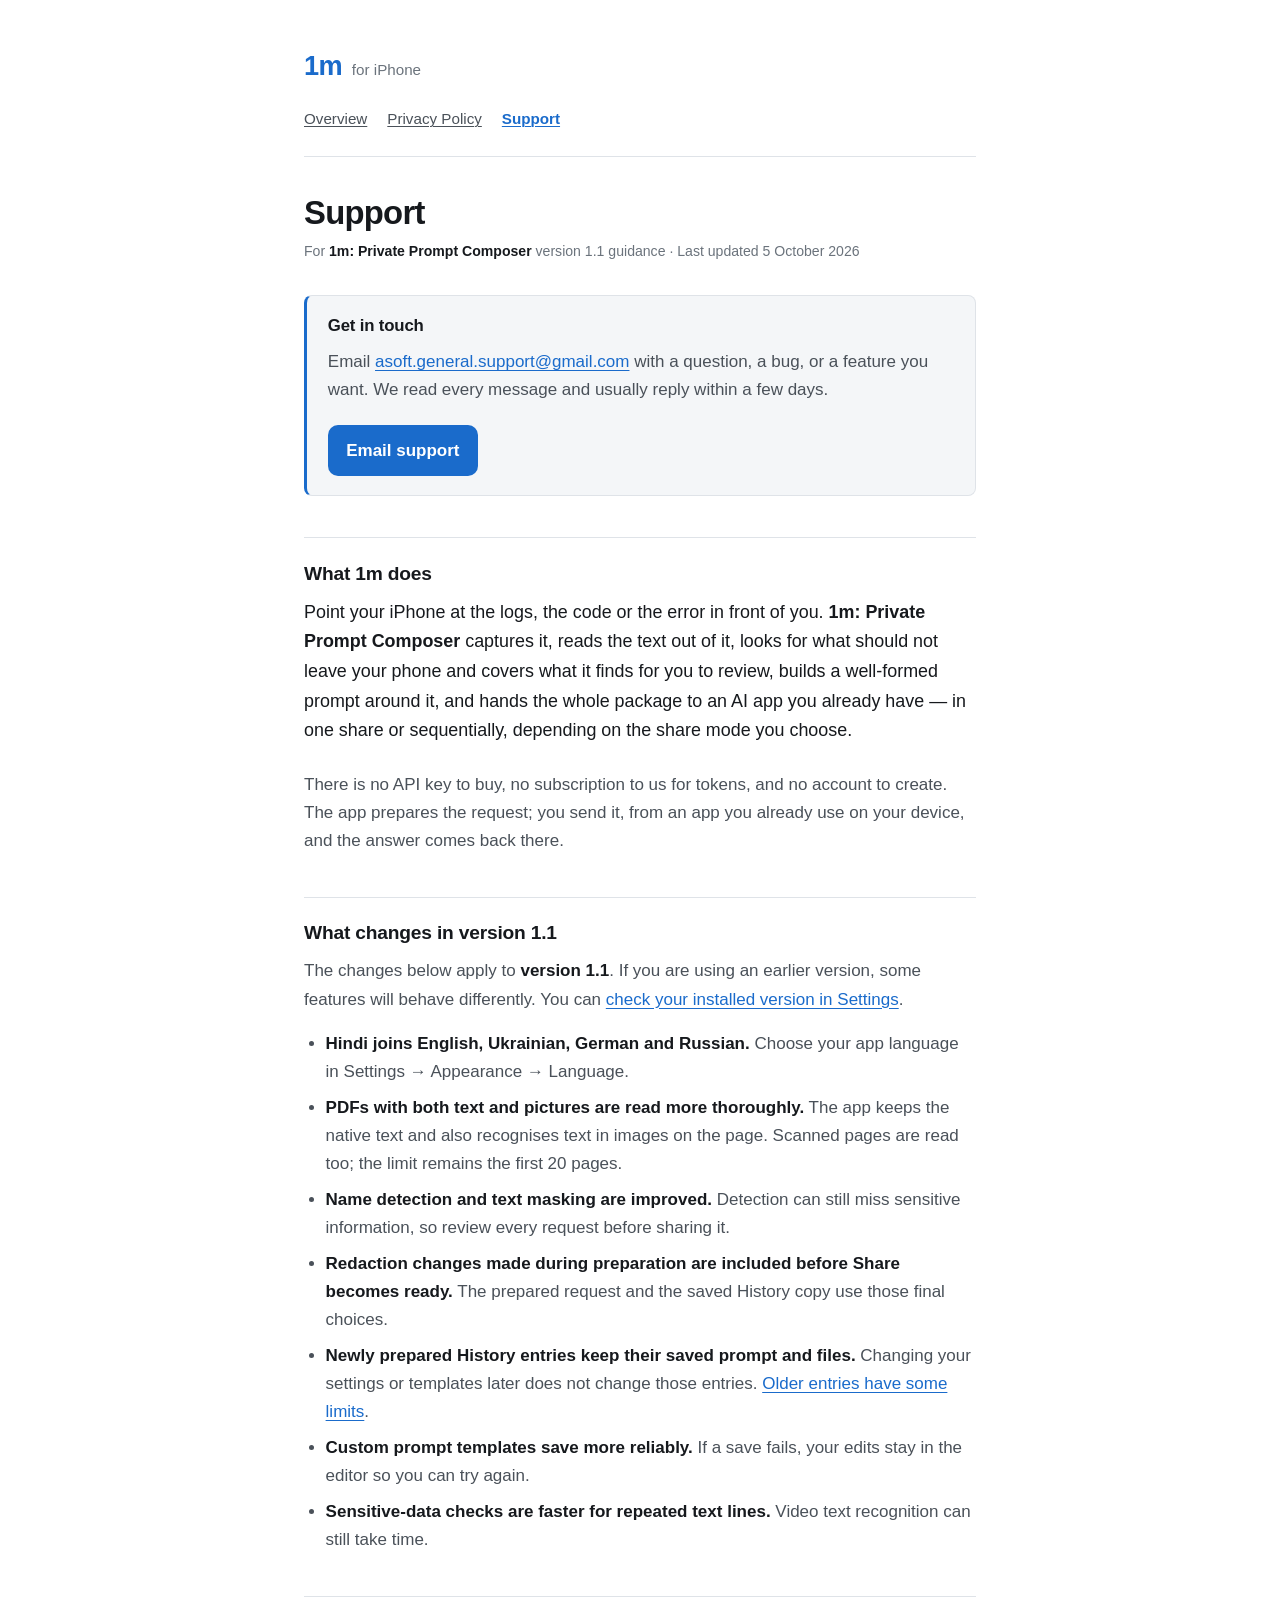
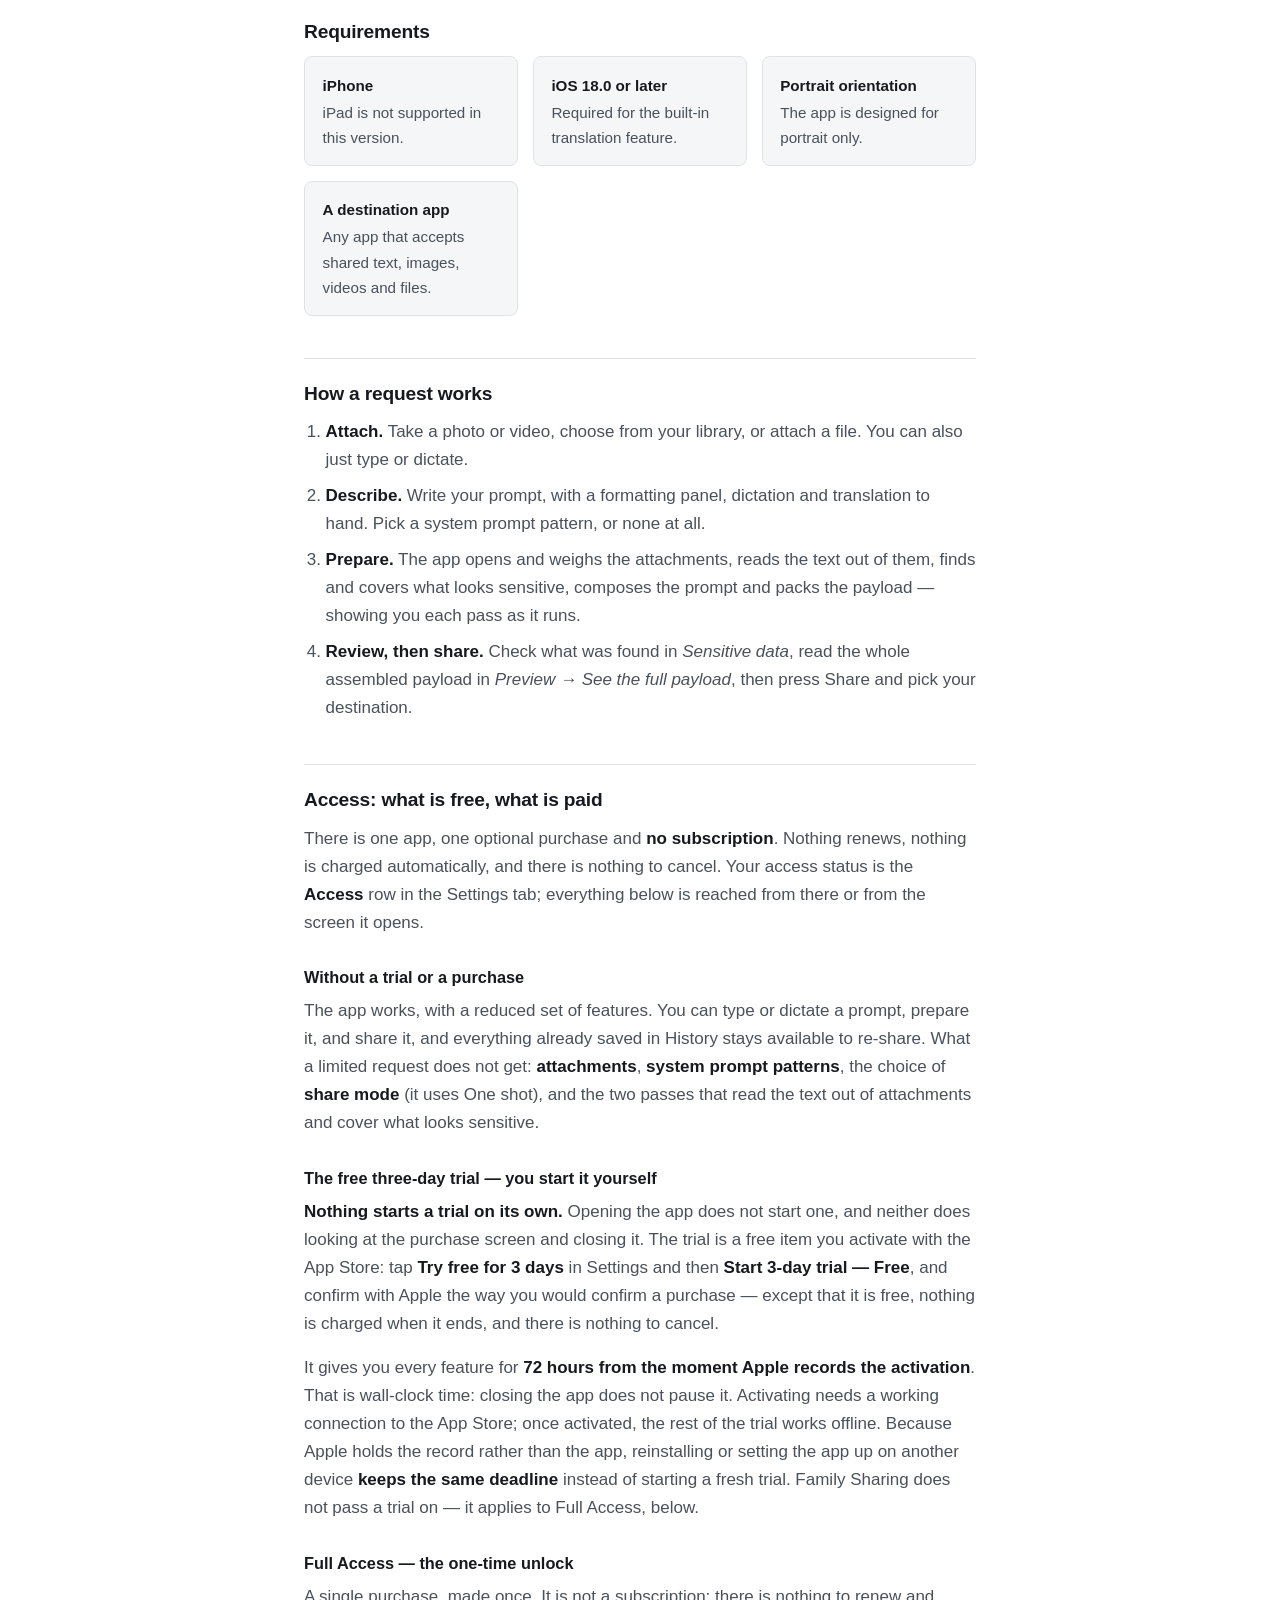
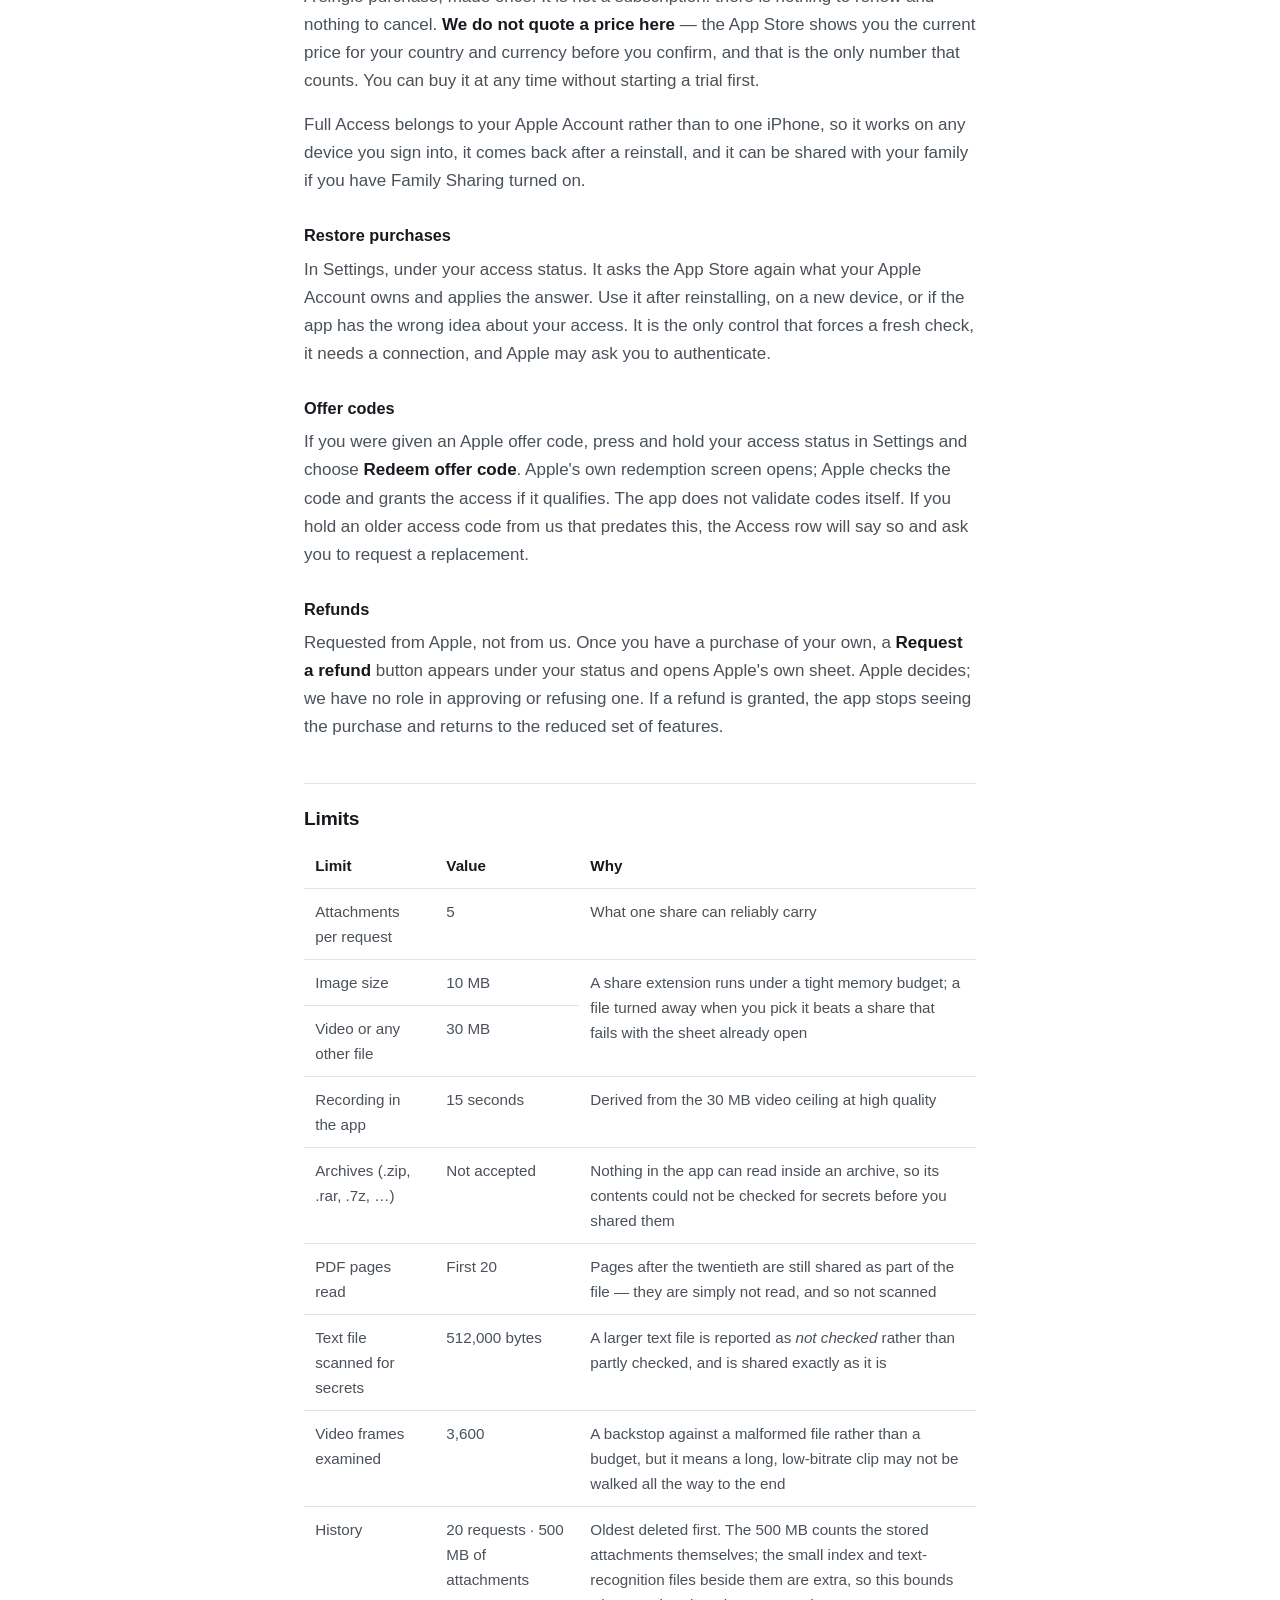
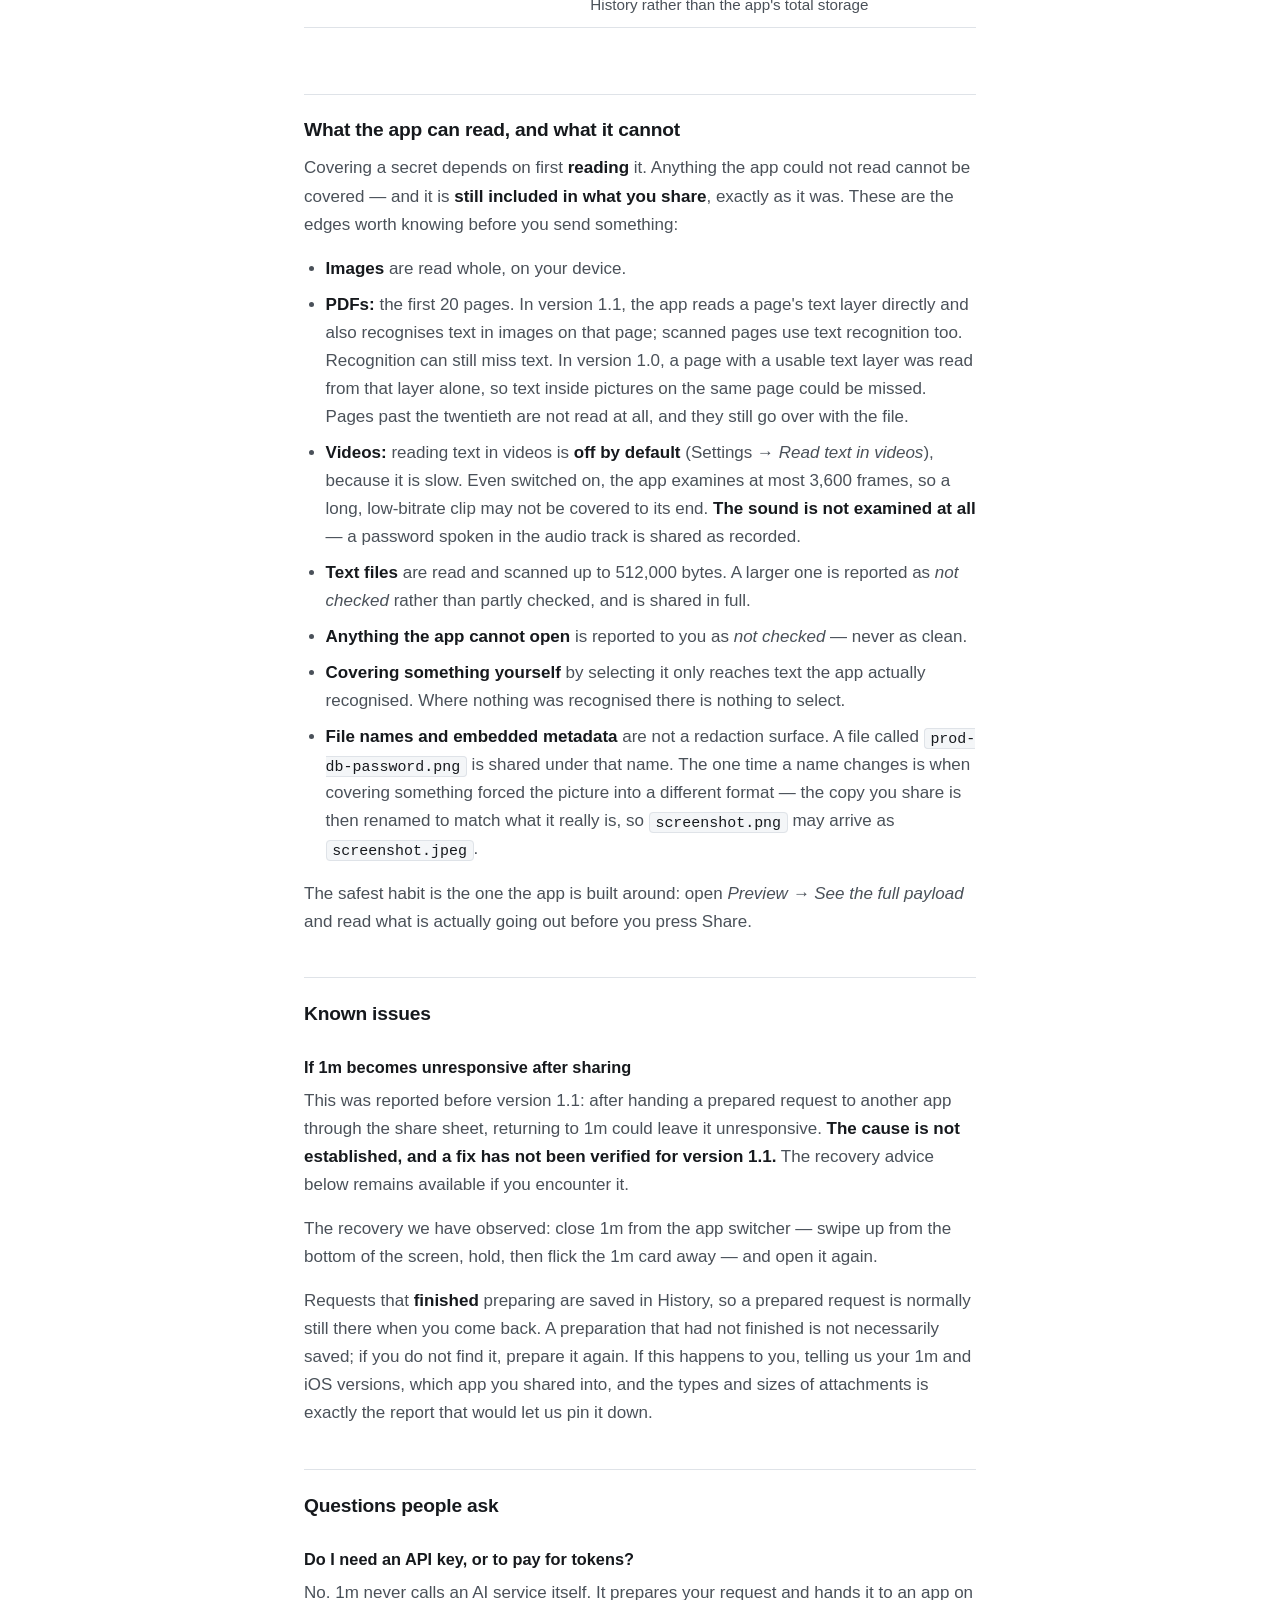
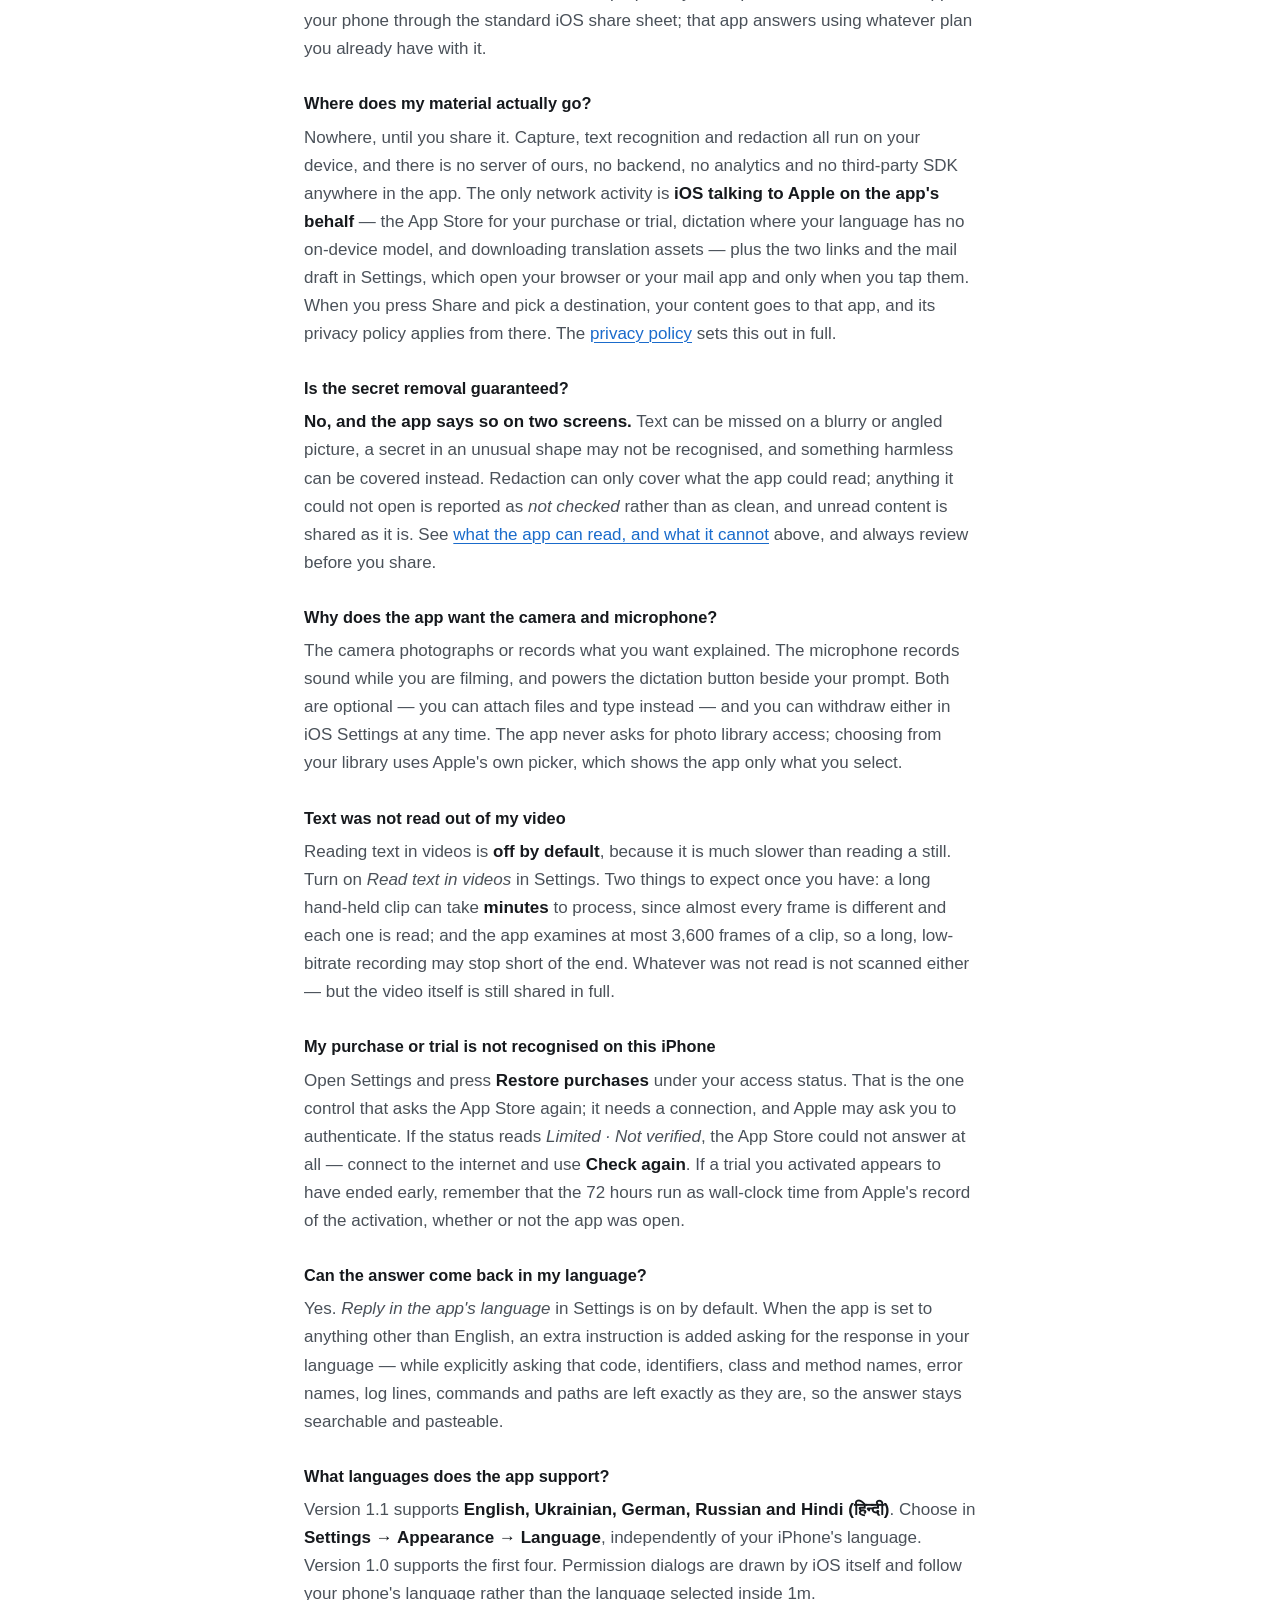
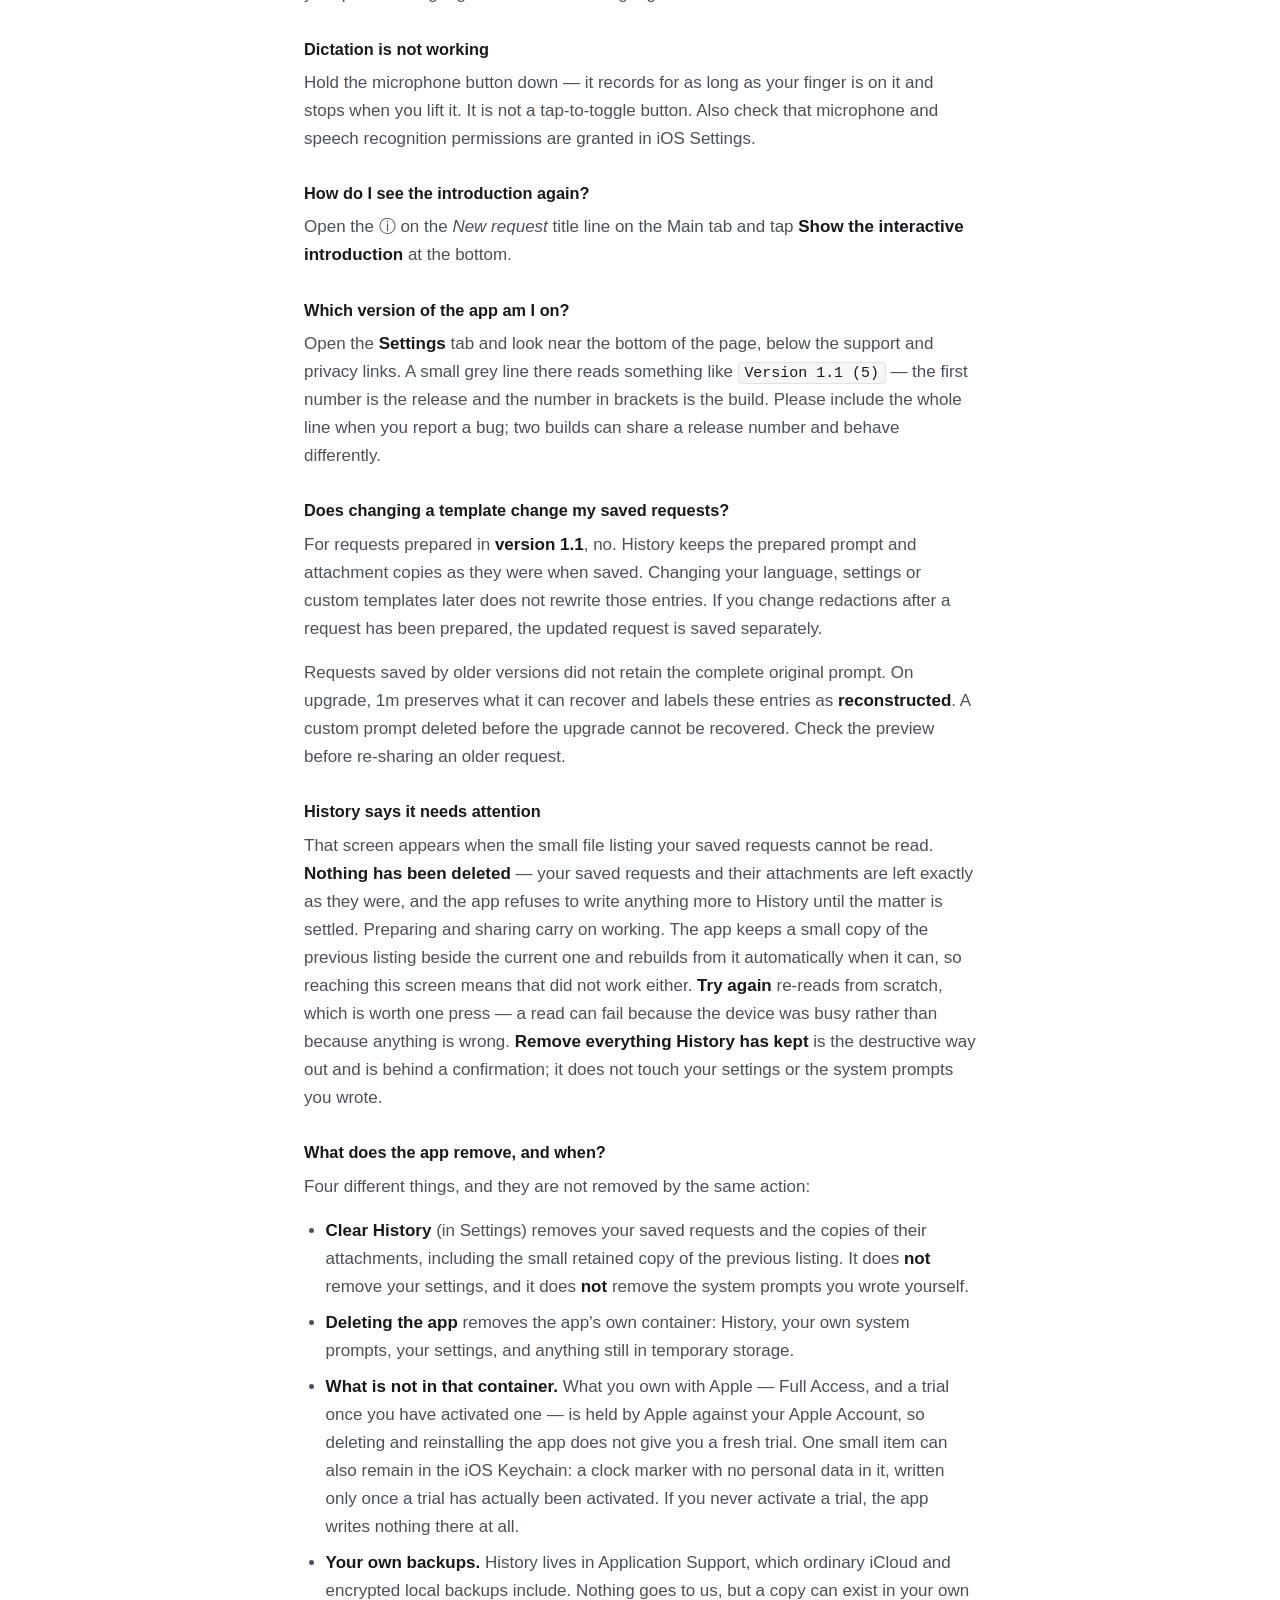
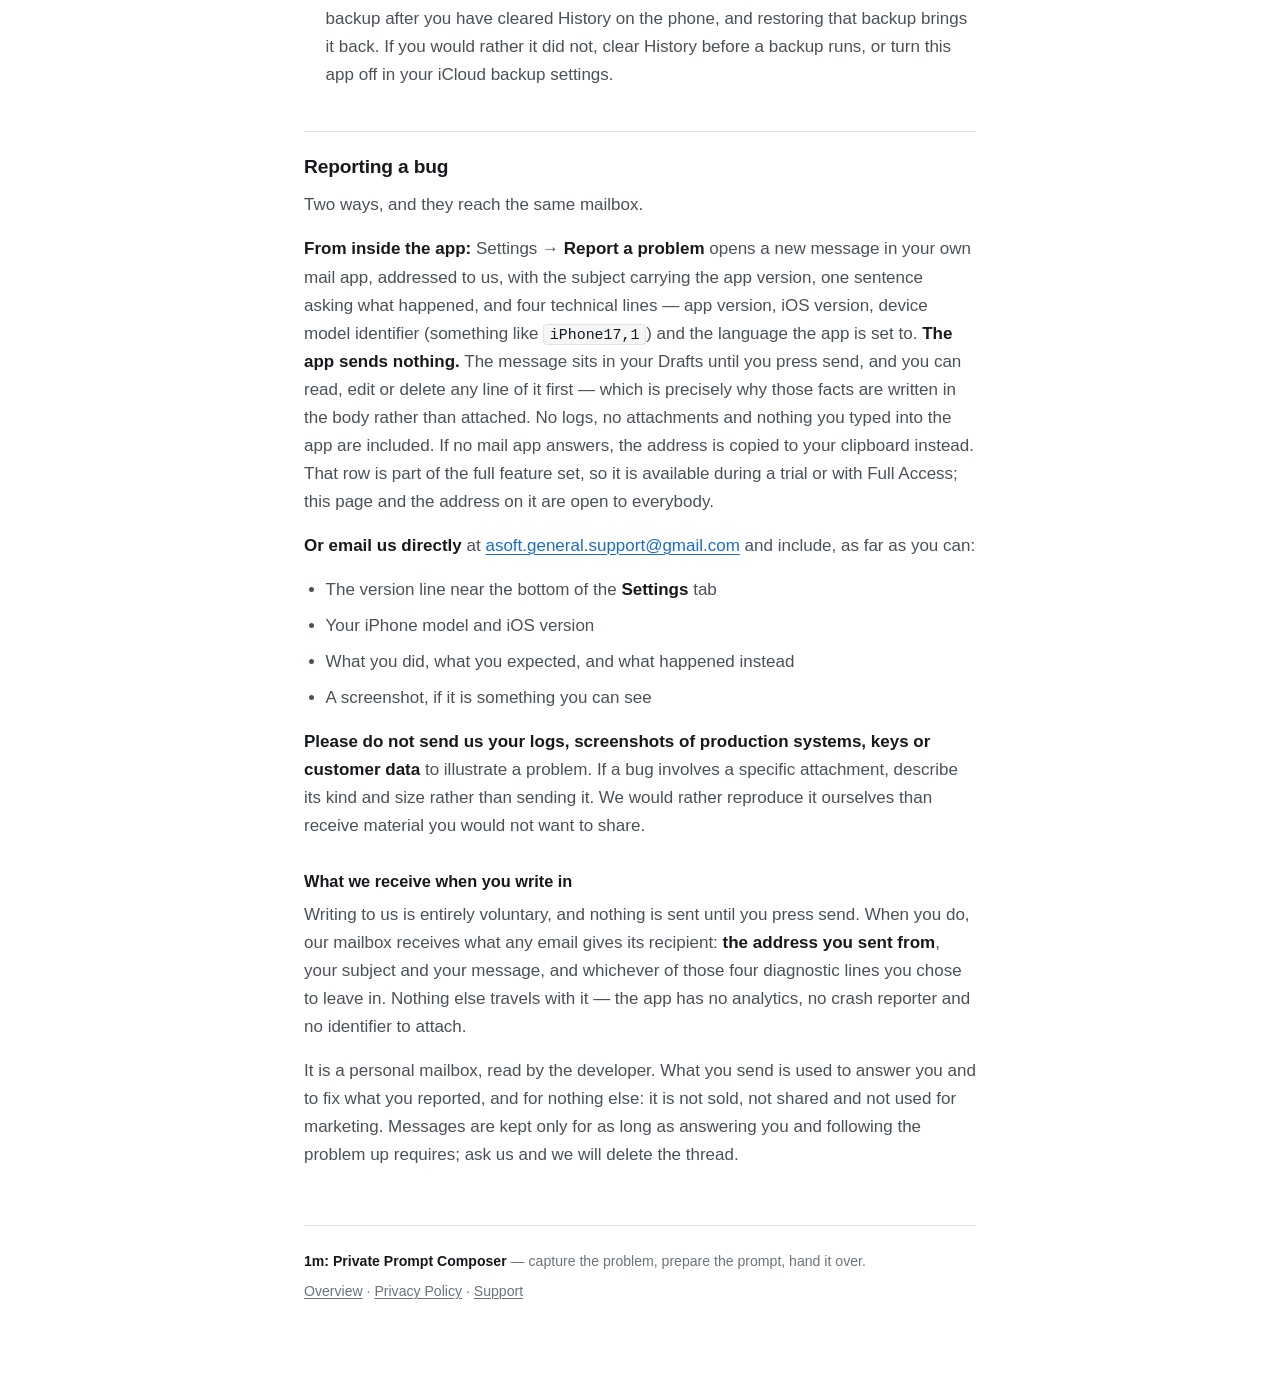
<file: support/index.html>
<!doctype html>
<html lang="en">
<head>
<meta charset="utf-8">
<meta name="viewport" content="width=device-width, initial-scale=1">
<title>Support — 1m: Private Prompt Composer</title>
<meta name="description" content="Support for 1m: Private Prompt Composer, an iOS app that packages logs and code into a prompt for an AI app you already have on your phone. Contact, access and pricing, requirements, limits, known issues and answers to common questions.">
<meta name="color-scheme" content="light dark">
<link rel="stylesheet" href="../assets/style.css">
</head>
<body>
<div class="wrap">

<header class="site">
  <a class="mark" href="../"><b>1m</b> <span>for iPhone</span></a>
  <nav class="site">
    <a href="../">Overview</a>
    <a href="../privacy/">Privacy Policy</a>
    <a href="./" aria-current="page">Support</a>
  </nav>
</header>

<main>

<h1>Support</h1>
<p class="stamp">For <strong>1m: Private Prompt Composer</strong> version 1.1 guidance · Last updated 5 October 2026</p>

<div class="callout">
  <h2>Get in touch</h2>
  <p>Email <a href="mailto:asoft.general.support@gmail.com">asoft.general.support@gmail.com</a> with a question, a bug, or a feature you want. We read every message and usually reply within a few days.</p>
  <p><a class="cta" href="mailto:asoft.general.support@gmail.com">Email support</a></p>
</div>

<h2>What 1m does</h2>
<p class="lede">Point your iPhone at the logs, the code or the error in front of you. <strong>1m: Private Prompt Composer</strong> captures it, reads the text out of it, looks for what should not leave your phone and covers what it finds for you to review, builds a well-formed prompt around it, and hands the whole package to an AI app you already have — in one share or sequentially, depending on the share mode you choose.</p>
<p>There is no API key to buy, no subscription to us for tokens, and no account to create. The app prepares the request; you send it, from an app you already use on your device, and the answer comes back there.</p>

<h2 id="version-1-1">What changes in version 1.1</h2>
<p>The changes below apply to <strong>version 1.1</strong>. If you are using an earlier version, some features will behave differently. You can <a href="#app-version">check your installed version in Settings</a>.</p>
<ul>
  <li><strong>Hindi joins English, Ukrainian, German and Russian.</strong> Choose your app language in Settings → Appearance → Language.</li>
  <li><strong>PDFs with both text and pictures are read more thoroughly.</strong> The app keeps the native text and also recognises text in images on the page. Scanned pages are read too; the limit remains the first 20 pages.</li>
  <li><strong>Name detection and text masking are improved.</strong> Detection can still miss sensitive information, so review every request before sharing it.</li>
  <li><strong>Redaction changes made during preparation are included before Share becomes ready.</strong> The prepared request and the saved History copy use those final choices.</li>
  <li><strong>Newly prepared History entries keep their saved prompt and files.</strong> Changing your settings or templates later does not change those entries. <a href="#saved-requests">Older entries have some limits</a>.</li>
  <li><strong>Custom prompt templates save more reliably.</strong> If a save fails, your edits stay in the editor so you can try again.</li>
  <li><strong>Sensitive-data checks are faster for repeated text lines.</strong> Video text recognition can still take time.</li>
</ul>

<h2>Requirements</h2>
<ul class="grid">
  <li><b>iPhone</b>iPad is not supported in this version.</li>
  <li><b>iOS 18.0 or later</b>Required for the built-in translation feature.</li>
  <li><b>Portrait orientation</b>The app is designed for portrait only.</li>
  <li><b>A destination app</b>Any app that accepts shared text, images, videos and files.</li>
</ul>

<h2>How a request works</h2>
<ol>
  <li><strong>Attach.</strong> Take a photo or video, choose from your library, or attach a file. You can also just type or dictate.</li>
  <li><strong>Describe.</strong> Write your prompt, with a formatting panel, dictation and translation to hand. Pick a system prompt pattern, or none at all.</li>
  <li><strong>Prepare.</strong> The app opens and weighs the attachments, reads the text out of them, finds and covers what looks sensitive, composes the prompt and packs the payload — showing you each pass as it runs.</li>
  <li><strong>Review, then share.</strong> Check what was found in <em>Sensitive data</em>, read the whole assembled payload in <em>Preview → See the full payload</em>, then press Share and pick your destination.</li>
</ol>

<h2>Access: what is free, what is paid</h2>
<p>There is one app, one optional purchase and <strong>no subscription</strong>. Nothing renews, nothing is charged automatically, and there is nothing to cancel. Your access status is the <strong>Access</strong> row in the Settings tab; everything below is reached from there or from the screen it opens.</p>

<h3>Without a trial or a purchase</h3>
<p>The app works, with a reduced set of features. You can type or dictate a prompt, prepare it, and share it, and everything already saved in History stays available to re-share. What a limited request does not get: <strong>attachments</strong>, <strong>system prompt patterns</strong>, the choice of <strong>share mode</strong> (it uses One shot), and the two passes that read the text out of attachments and cover what looks sensitive.</p>

<h3>The free three-day trial — you start it yourself</h3>
<p><strong>Nothing starts a trial on its own.</strong> Opening the app does not start one, and neither does looking at the purchase screen and closing it. The trial is a free item you activate with the App Store: tap <strong>Try free for 3 days</strong> in Settings and then <strong>Start 3-day trial — Free</strong>, and confirm with Apple the way you would confirm a purchase — except that it is free, nothing is charged when it ends, and there is nothing to cancel.</p>
<p>It gives you every feature for <strong>72 hours from the moment Apple records the activation</strong>. That is wall-clock time: closing the app does not pause it. Activating needs a working connection to the App Store; once activated, the rest of the trial works offline. Because Apple holds the record rather than the app, reinstalling or setting the app up on another device <strong>keeps the same deadline</strong> instead of starting a fresh trial. Family Sharing does not pass a trial on — it applies to Full Access, below.</p>

<h3>Full Access — the one-time unlock</h3>
<p>A single purchase, made once. It is not a subscription: there is nothing to renew and nothing to cancel. <strong>We do not quote a price here</strong> — the App Store shows you the current price for your country and currency before you confirm, and that is the only number that counts. You can buy it at any time without starting a trial first.</p>
<p>Full Access belongs to your Apple Account rather than to one iPhone, so it works on any device you sign into, it comes back after a reinstall, and it can be shared with your family if you have Family Sharing turned on.</p>

<h3>Restore purchases</h3>
<p>In Settings, under your access status. It asks the App Store again what your Apple Account owns and applies the answer. Use it after reinstalling, on a new device, or if the app has the wrong idea about your access. It is the only control that forces a fresh check, it needs a connection, and Apple may ask you to authenticate.</p>

<h3>Offer codes</h3>
<p>If you were given an Apple offer code, press and hold your access status in Settings and choose <strong>Redeem offer code</strong>. Apple's own redemption screen opens; Apple checks the code and grants the access if it qualifies. The app does not validate codes itself. If you hold an older access code from us that predates this, the Access row will say so and ask you to request a replacement.</p>

<h3>Refunds</h3>
<p>Requested from Apple, not from us. Once you have a purchase of your own, a <strong>Request a refund</strong> button appears under your status and opens Apple's own sheet. Apple decides; we have no role in approving or refusing one. If a refund is granted, the app stops seeing the purchase and returns to the reduced set of features.</p>

<h2>Limits</h2>
<div class="tablewrap">
<table>
  <thead><tr><th>Limit</th><th>Value</th><th>Why</th></tr></thead>
  <tbody>
    <tr><td>Attachments per request</td><td>5</td><td>What one share can reliably carry</td></tr>
    <tr><td>Image size</td><td>10 MB</td><td rowspan="2">A share extension runs under a tight memory budget; a file turned away when you pick it beats a share that fails with the sheet already open</td></tr>
    <tr><td>Video or any other file</td><td>30 MB</td></tr>
    <tr><td>Recording in the app</td><td>15 seconds</td><td>Derived from the 30 MB video ceiling at high quality</td></tr>
    <tr><td>Archives (.zip, .rar, .7z, …)</td><td>Not accepted</td><td>Nothing in the app can read inside an archive, so its contents could not be checked for secrets before you shared them</td></tr>
    <tr><td>PDF pages read</td><td>First 20</td><td>Pages after the twentieth are still shared as part of the file — they are simply not read, and so not scanned</td></tr>
    <tr><td>Text file scanned for secrets</td><td>512,000 bytes</td><td>A larger text file is reported as <em>not checked</em> rather than partly checked, and is shared exactly as it is</td></tr>
    <tr><td>Video frames examined</td><td>3,600</td><td>A backstop against a malformed file rather than a budget, but it means a long, low-bitrate clip may not be walked all the way to the end</td></tr>
    <tr><td>History</td><td>20 requests · 500 MB of attachments</td><td>Oldest deleted first. The 500 MB counts the stored attachments themselves; the small index and text-recognition files beside them are extra, so this bounds History rather than the app's total storage</td></tr>
  </tbody>
</table>
</div>

<h2 id="reading">What the app can read, and what it cannot</h2>
<p>Covering a secret depends on first <strong>reading</strong> it. Anything the app could not read cannot be covered — and it is <strong>still included in what you share</strong>, exactly as it was. These are the edges worth knowing before you send something:</p>
<ul>
  <li><strong>Images</strong> are read whole, on your device.</li>
  <li><strong>PDFs:</strong> the first 20 pages. In version 1.1, the app reads a page's text layer directly and also recognises text in images on that page; scanned pages use text recognition too. Recognition can still miss text. In version 1.0, a page with a usable text layer was read from that layer alone, so text inside pictures on the same page could be missed. Pages past the twentieth are not read at all, and they still go over with the file.</li>
  <li><strong>Videos:</strong> reading text in videos is <strong>off by default</strong> (Settings → <em>Read text in videos</em>), because it is slow. Even switched on, the app examines at most 3,600 frames, so a long, low-bitrate clip may not be covered to its end. <strong>The sound is not examined at all</strong> — a password spoken in the audio track is shared as recorded.</li>
  <li><strong>Text files</strong> are read and scanned up to 512,000 bytes. A larger one is reported as <em>not checked</em> rather than partly checked, and is shared in full.</li>
  <li><strong>Anything the app cannot open</strong> is reported to you as <em>not checked</em> — never as clean.</li>
  <li><strong>Covering something yourself</strong> by selecting it only reaches text the app actually recognised. Where nothing was recognised there is nothing to select.</li>
  <li><strong>File names and embedded metadata</strong> are not a redaction surface. A file called <code>prod-db-password.png</code> is shared under that name. The one time a name changes is when covering something forced the picture into a different format — the copy you share is then renamed to match what it really is, so <code>screenshot.png</code> may arrive as <code>screenshot.jpeg</code>.</li>
</ul>
<p>The safest habit is the one the app is built around: open <em>Preview → See the full payload</em> and read what is actually going out before you press Share.</p>

<h2>Known issues</h2>

<h3 id="after-sharing">If 1m becomes unresponsive after sharing</h3>
<p>This was reported before version 1.1: after handing a prepared request to another app through the share sheet, returning to 1m could leave it unresponsive. <strong>The cause is not established, and a fix has not been verified for version 1.1.</strong> The recovery advice below remains available if you encounter it.</p>
<p>The recovery we have observed: close 1m from the app switcher — swipe up from the bottom of the screen, hold, then flick the 1m card away — and open it again.</p>
<p>Requests that <strong>finished</strong> preparing are saved in History, so a prepared request is normally still there when you come back. A preparation that had not finished is not necessarily saved; if you do not find it, prepare it again. If this happens to you, telling us your 1m and iOS versions, which app you shared into, and the types and sizes of attachments is exactly the report that would let us pin it down.</p>

<h2>Questions people ask</h2>

<h3>Do I need an API key, or to pay for tokens?</h3>
<p>No. 1m never calls an AI service itself. It prepares your request and hands it to an app on your phone through the standard iOS share sheet; that app answers using whatever plan you already have with it.</p>

<h3>Where does my material actually go?</h3>
<p>Nowhere, until you share it. Capture, text recognition and redaction all run on your device, and there is no server of ours, no backend, no analytics and no third-party SDK anywhere in the app. The only network activity is <strong>iOS talking to Apple on the app's behalf</strong> — the App Store for your purchase or trial, dictation where your language has no on-device model, and downloading translation assets — plus the two links and the mail draft in Settings, which open your browser or your mail app and only when you tap them. When you press Share and pick a destination, your content goes to that app, and its privacy policy applies from there. The <a href="../privacy/">privacy policy</a> sets this out in full.</p>

<h3>Is the secret removal guaranteed?</h3>
<p><strong>No, and the app says so on two screens.</strong> Text can be missed on a blurry or angled picture, a secret in an unusual shape may not be recognised, and something harmless can be covered instead. Redaction can only cover what the app could read; anything it could not open is reported as <em>not checked</em> rather than as clean, and unread content is shared as it is. See <a href="#reading">what the app can read, and what it cannot</a> above, and always review before you share.</p>

<h3>Why does the app want the camera and microphone?</h3>
<p>The camera photographs or records what you want explained. The microphone records sound while you are filming, and powers the dictation button beside your prompt. Both are optional — you can attach files and type instead — and you can withdraw either in iOS Settings at any time. The app never asks for photo library access; choosing from your library uses Apple's own picker, which shows the app only what you select.</p>

<h3>Text was not read out of my video</h3>
<p>Reading text in videos is <strong>off by default</strong>, because it is much slower than reading a still. Turn on <em>Read text in videos</em> in Settings. Two things to expect once you have: a long hand-held clip can take <strong>minutes</strong> to process, since almost every frame is different and each one is read; and the app examines at most 3,600 frames of a clip, so a long, low-bitrate recording may stop short of the end. Whatever was not read is not scanned either — but the video itself is still shared in full.</p>

<h3>My purchase or trial is not recognised on this iPhone</h3>
<p>Open Settings and press <strong>Restore purchases</strong> under your access status. That is the one control that asks the App Store again; it needs a connection, and Apple may ask you to authenticate. If the status reads <em>Limited · Not verified</em>, the App Store could not answer at all — connect to the internet and use <strong>Check again</strong>. If a trial you activated appears to have ended early, remember that the 72 hours run as wall-clock time from Apple's record of the activation, whether or not the app was open.</p>

<h3>Can the answer come back in my language?</h3>
<p>Yes. <em>Reply in the app's language</em> in Settings is on by default. When the app is set to anything other than English, an extra instruction is added asking for the response in your language — while explicitly asking that code, identifiers, class and method names, error names, log lines, commands and paths are left exactly as they are, so the answer stays searchable and pasteable.</p>

<h3>What languages does the app support?</h3>
<p>Version 1.1 supports <strong>English, Ukrainian, German, Russian and Hindi (हिन्दी)</strong>. Choose in <strong>Settings → Appearance → Language</strong>, independently of your iPhone's language. Version 1.0 supports the first four. Permission dialogs are drawn by iOS itself and follow your phone's language rather than the language selected inside 1m.</p>

<h3>Dictation is not working</h3>
<p>Hold the microphone button down — it records for as long as your finger is on it and stops when you lift it. It is not a tap-to-toggle button. Also check that microphone and speech recognition permissions are granted in iOS Settings.</p>

<h3>How do I see the introduction again?</h3>
<p>Open the ⓘ on the <em>New request</em> title line on the Main tab and tap <strong>Show the interactive introduction</strong> at the bottom.</p>

<h3 id="app-version">Which version of the app am I on?</h3>
<p>Open the <strong>Settings</strong> tab and look near the bottom of the page, below the support and privacy links. A small grey line there reads something like <code>Version 1.1 (5)</code> — the first number is the release and the number in brackets is the build. Please include the whole line when you report a bug; two builds can share a release number and behave differently.</p>

<h3 id="saved-requests">Does changing a template change my saved requests?</h3>
<p>For requests prepared in <strong>version 1.1</strong>, no. History keeps the prepared prompt and attachment copies as they were when saved. Changing your language, settings or custom templates later does not rewrite those entries. If you change redactions after a request has been prepared, the updated request is saved separately.</p>
<p>Requests saved by older versions did not retain the complete original prompt. On upgrade, 1m preserves what it can recover and labels these entries as <strong>reconstructed</strong>. A custom prompt deleted before the upgrade cannot be recovered. Check the preview before re-sharing an older request.</p>

<h3>History says it needs attention</h3>
<p>That screen appears when the small file listing your saved requests cannot be read. <strong>Nothing has been deleted</strong> — your saved requests and their attachments are left exactly as they were, and the app refuses to write anything more to History until the matter is settled. Preparing and sharing carry on working. The app keeps a small copy of the previous listing beside the current one and rebuilds from it automatically when it can, so reaching this screen means that did not work either. <strong>Try again</strong> re-reads from scratch, which is worth one press — a read can fail because the device was busy rather than because anything is wrong. <strong>Remove everything History has kept</strong> is the destructive way out and is behind a confirmation; it does not touch your settings or the system prompts you wrote.</p>

<h3>What does the app remove, and when?</h3>
<p>Four different things, and they are not removed by the same action:</p>
<ul>
  <li><strong>Clear History</strong> (in Settings) removes your saved requests and the copies of their attachments, including the small retained copy of the previous listing. It does <strong>not</strong> remove your settings, and it does <strong>not</strong> remove the system prompts you wrote yourself.</li>
  <li><strong>Deleting the app</strong> removes the app's own container: History, your own system prompts, your settings, and anything still in temporary storage.</li>
  <li><strong>What is not in that container.</strong> What you own with Apple — Full Access, and a trial once you have activated one — is held by Apple against your Apple Account, so deleting and reinstalling the app does not give you a fresh trial. One small item can also remain in the iOS Keychain: a clock marker with no personal data in it, written only once a trial has actually been activated. If you never activate a trial, the app writes nothing there at all.</li>
  <li><strong>Your own backups.</strong> History lives in Application Support, which ordinary iCloud and encrypted local backups include. Nothing goes to us, but a copy can exist in your own backup after you have cleared History on the phone, and restoring that backup brings it back. If you would rather it did not, clear History before a backup runs, or turn this app off in your iCloud backup settings.</li>
</ul>

<h2>Reporting a bug</h2>
<p>Two ways, and they reach the same mailbox.</p>
<p><strong>From inside the app:</strong> Settings → <strong>Report a problem</strong> opens a new message in your own mail app, addressed to us, with the subject carrying the app version, one sentence asking what happened, and four technical lines — app version, iOS version, device model identifier (something like <code>iPhone17,1</code>) and the language the app is set to. <strong>The app sends nothing.</strong> The message sits in your Drafts until you press send, and you can read, edit or delete any line of it first — which is precisely why those facts are written in the body rather than attached. No logs, no attachments and nothing you typed into the app are included. If no mail app answers, the address is copied to your clipboard instead. That row is part of the full feature set, so it is available during a trial or with Full Access; this page and the address on it are open to everybody.</p>
<p><strong>Or email us directly</strong> at <a href="mailto:asoft.general.support@gmail.com">asoft.general.support@gmail.com</a> and include, as far as you can:</p>
<ul>
  <li>The version line near the bottom of the <strong>Settings</strong> tab</li>
  <li>Your iPhone model and iOS version</li>
  <li>What you did, what you expected, and what happened instead</li>
  <li>A screenshot, if it is something you can see</li>
</ul>
<p><strong>Please do not send us your logs, screenshots of production systems, keys or customer data</strong> to illustrate a problem. If a bug involves a specific attachment, describe its kind and size rather than sending it. We would rather reproduce it ourselves than receive material you would not want to share.</p>

<h3>What we receive when you write in</h3>
<p>Writing to us is entirely voluntary, and nothing is sent until you press send. When you do, our mailbox receives what any email gives its recipient: <strong>the address you sent from</strong>, your subject and your message, and whichever of those four diagnostic lines you chose to leave in. Nothing else travels with it — the app has no analytics, no crash reporter and no identifier to attach.</p>
<p>It is a personal mailbox, read by the developer. What you send is used to answer you and to fix what you reported, and for nothing else: it is not sold, not shared and not used for marketing. Messages are kept only for as long as answering you and following the problem up requires; ask us and we will delete the thread.</p>

</main>

<footer class="site">
  <p><strong>1m: Private Prompt Composer</strong> — capture the problem, prepare the prompt, hand it over.</p>
  <p><a href="../">Overview</a> · <a href="../privacy/">Privacy Policy</a> · <a href="./">Support</a></p>
</footer>

</div>
</body>
</html>
</file>
<file: assets/style.css>
/* 1m — privacy policy and support pages.

   Deliberately self-hosted and dependency-free: no web fonts, no CDN, no analytics, no
   third-party request of any kind. A privacy policy that phones a stranger to render itself
   is not one anybody should believe. */

:root {
  --accent: #1a6bcb;
  --ink: #16191d;
  --ink-soft: #4a5159;
  --ink-faint: #6b737c;
  --page: #ffffff;
  --card: #f4f6f8;
  --rule: #dfe3e8;
  --measure: 42rem;
}

@media (prefers-color-scheme: dark) {
  :root {
    --accent: #5aaaff;
    --ink: #e8ebee;
    --ink-soft: #b3bac1;
    --ink-faint: #8b939b;
    --page: #14171a;
    --card: #1d2125;
    --rule: #2d3339;
  }
}

*, *::before, *::after { box-sizing: border-box; }

html { -webkit-text-size-adjust: 100%; }

body {
  margin: 0;
  padding: 0 1.25rem 4rem;
  background: var(--page);
  color: var(--ink);
  font: 400 17px/1.65 -apple-system, BlinkMacSystemFont, "Segoe UI", Roboto,
        "Helvetica Neue", Arial, sans-serif;
  text-rendering: optimizeLegibility;
}

.wrap { max-width: var(--measure); margin: 0 auto; }

/* ---- masthead ---------------------------------------------------------- */

header.site {
  padding: 2.75rem 0 1.5rem;
  border-bottom: 1px solid var(--rule);
  margin-bottom: 2.25rem;
}

.mark {
  display: inline-flex;
  align-items: baseline;
  gap: .6rem;
  text-decoration: none;
  color: inherit;
}

.mark b {
  font-size: 1.7rem;
  font-weight: 700;
  letter-spacing: -.02em;
  color: var(--accent);
}

.mark span {
  font-size: .95rem;
  color: var(--ink-faint);
}

nav.site {
  margin-top: 1.1rem;
  display: flex;
  flex-wrap: wrap;
  gap: 1.25rem;
  font-size: .95rem;
}

nav.site a { color: var(--ink-soft); }
nav.site a[aria-current="page"] { color: var(--accent); font-weight: 600; }

/* ---- type -------------------------------------------------------------- */

h1 {
  font-size: 2.05rem;
  line-height: 1.2;
  letter-spacing: -.022em;
  margin: 0 0 .5rem;
}

h2 {
  font-size: 1.2rem;
  line-height: 1.35;
  letter-spacing: -.01em;
  margin: 2.6rem 0 .7rem;
  padding-top: 1.4rem;
  border-top: 1px solid var(--rule);
}

h3 {
  font-size: 1.02rem;
  margin: 1.7rem 0 .4rem;
}

p, li { color: var(--ink-soft); }
p { margin: 0 0 1rem; }

.lede {
  font-size: 1.12rem;
  color: var(--ink);
  margin-bottom: 1.6rem;
}

.stamp {
  font-size: .88rem;
  color: var(--ink-faint);
  margin: 0 0 2rem;
}

a { color: var(--accent); text-decoration-thickness: .07em; text-underline-offset: .16em; }
a:hover { text-decoration-thickness: .12em; }

strong { color: var(--ink); font-weight: 650; }

ul, ol { padding-left: 1.35rem; margin: 0 0 1rem; }
li { margin-bottom: .5rem; }

code {
  font: 500 .88em/1 ui-monospace, SFMono-Regular, "SF Mono", Menlo, Consolas, monospace;
  background: var(--card);
  border: 1px solid var(--rule);
  border-radius: 4px;
  padding: .12em .38em;
  color: var(--ink);
  /* An identifier has no spaces in it, and a phone is 375px wide. Without this a single long
     token widens the whole page and the body scrolls sideways. */
  overflow-wrap: anywhere;
}

/* ---- pieces ------------------------------------------------------------ */

.callout {
  background: var(--card);
  border: 1px solid var(--rule);
  border-left: 3px solid var(--accent);
  border-radius: 8px;
  padding: 1.15rem 1.3rem;
  margin: 0 0 1.75rem;
}

.callout :last-child { margin-bottom: 0; }
.callout h2 { margin-top: 0; padding-top: 0; border-top: 0; font-size: 1.05rem; }

.summary { list-style: none; padding: 0; margin: 0; }

.summary li {
  padding-left: 1.7rem;
  position: relative;
  margin-bottom: .65rem;
}

.summary li::before {
  content: "";
  position: absolute;
  left: .25rem;
  top: .62em;
  width: .42rem;
  height: .42rem;
  border-radius: 50%;
  background: var(--accent);
}

.grid {
  display: grid;
  gap: .9rem;
  grid-template-columns: repeat(auto-fit, minmax(13rem, 1fr));
  margin-bottom: 1.5rem;
  padding: 0;
  list-style: none;
}

.grid li {
  background: var(--card);
  border: 1px solid var(--rule);
  border-radius: 8px;
  padding: .95rem 1.1rem;
  margin: 0;
  font-size: .95rem;
}

.grid b { display: block; color: var(--ink); margin-bottom: .15rem; }

table {
  width: 100%;
  border-collapse: collapse;
  margin: 0 0 1.5rem;
  font-size: .95rem;
}

th, td {
  text-align: left;
  padding: .62rem .7rem;
  border-bottom: 1px solid var(--rule);
  vertical-align: top;
  color: var(--ink-soft);
}

th { color: var(--ink); font-weight: 650; }

.tablewrap { overflow-x: auto; }

.cta {
  display: inline-block;
  background: var(--accent);
  color: #fff;
  text-decoration: none;
  font-weight: 600;
  border-radius: 10px;
  padding: .72rem 1.15rem;
  margin: .3rem .5rem .3rem 0;
}

@media (prefers-color-scheme: dark) {
  .cta { color: #0d1117; }
}

footer.site {
  margin-top: 3.5rem;
  padding-top: 1.5rem;
  border-top: 1px solid var(--rule);
  font-size: .88rem;
  color: var(--ink-faint);
}

footer.site a { color: var(--ink-faint); }
footer.site p { color: inherit; margin-bottom: .4rem; }
</file>
